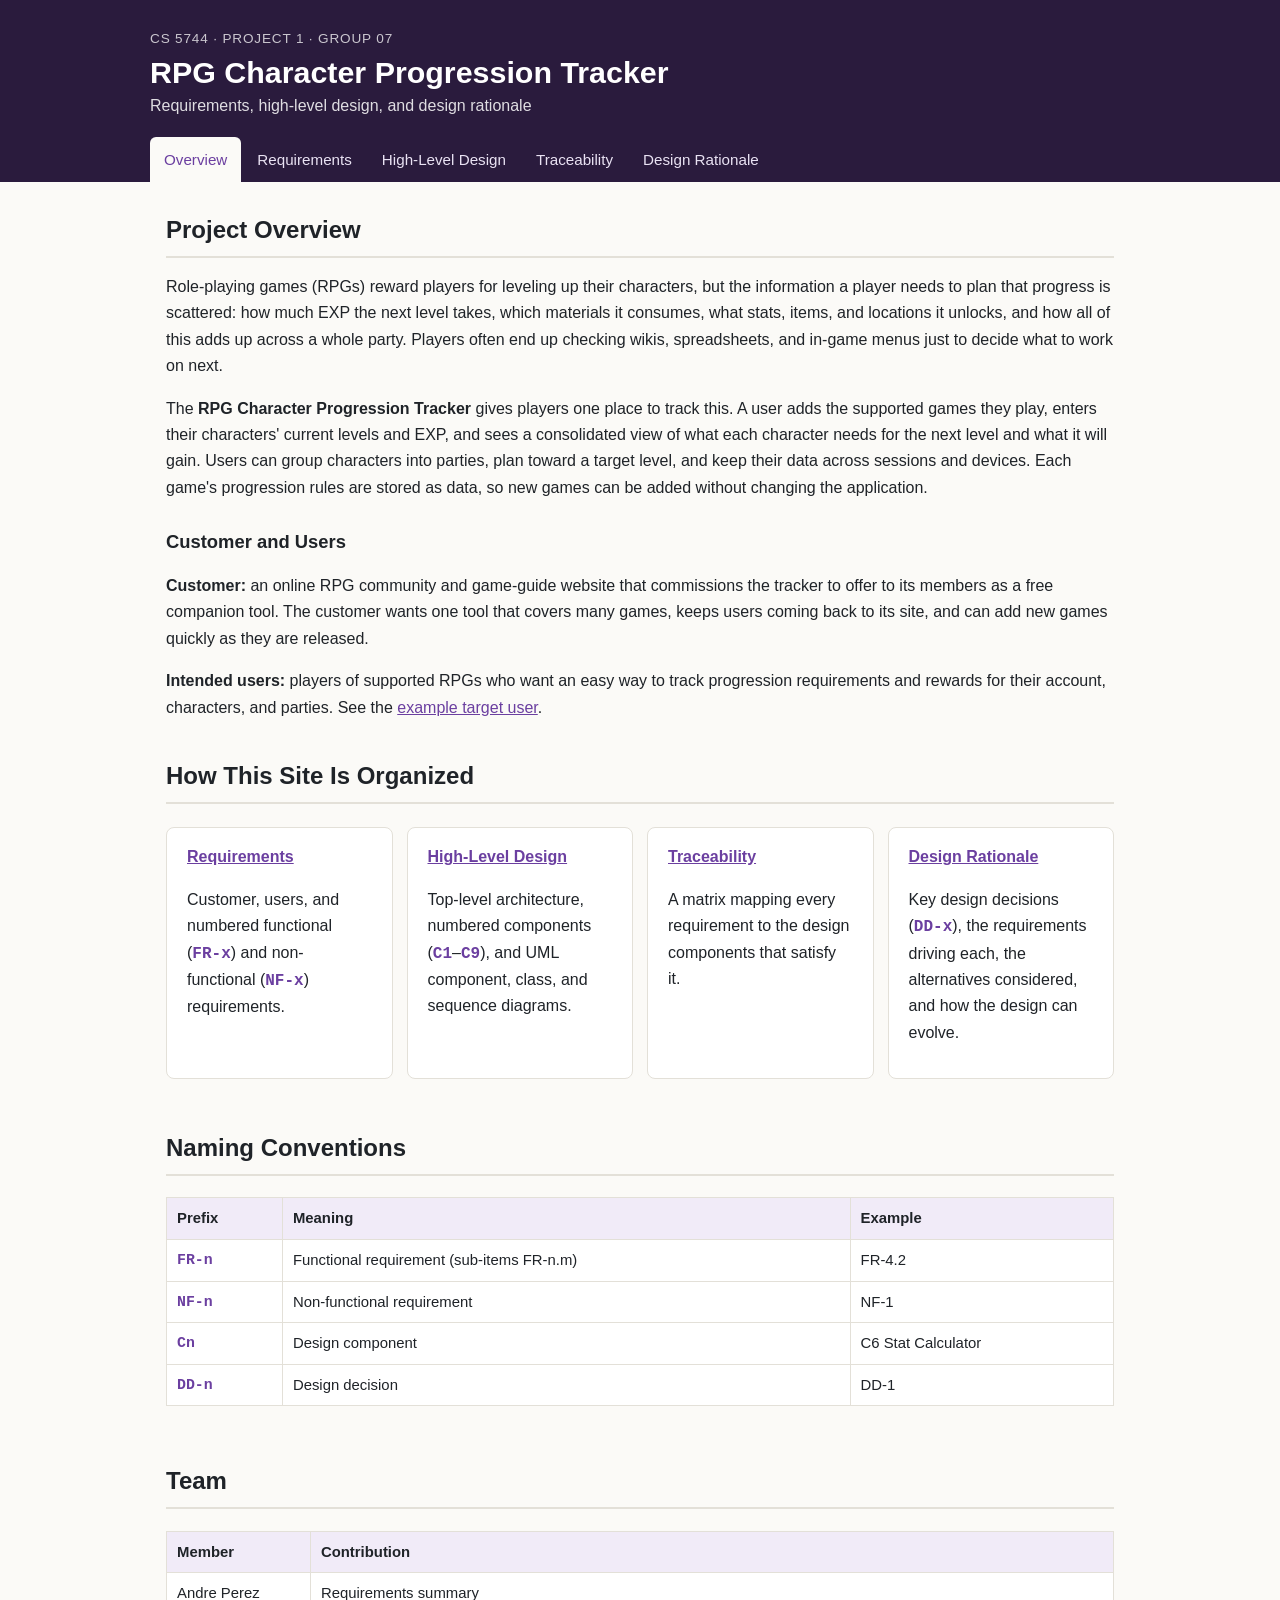
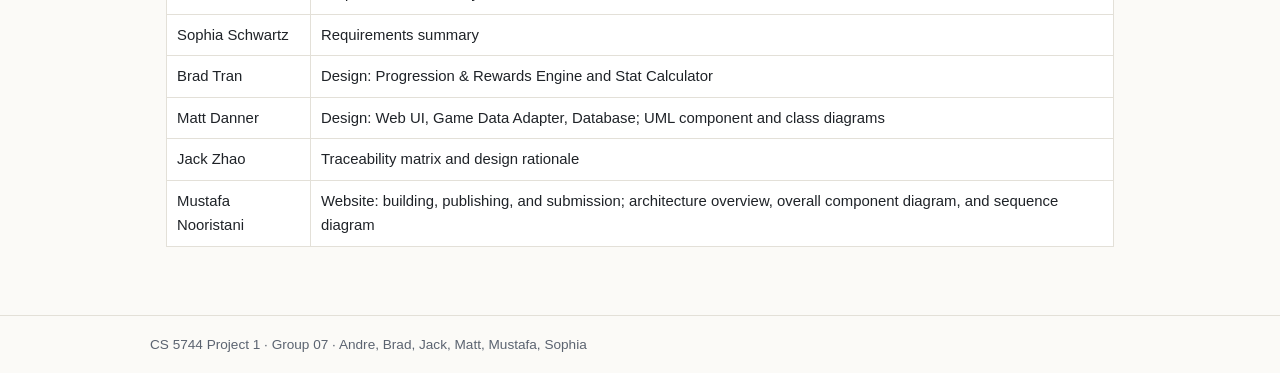
<file: index.html>
<!DOCTYPE html>
<html lang="en">
<head>
  <meta charset="utf-8">
  <meta name="viewport" content="width=device-width, initial-scale=1">
  <title>Overview | RPG Character Progression Tracker</title>
  <link rel="stylesheet" href="style.css">
</head>
<body>
  <header class="site">
    <div class="inner">
      <div class="course">CS 5744 · Project 1 · Group 07</div>
      <h1>RPG Character Progression Tracker</h1>
      <p class="tagline">Requirements, high-level design, and design rationale</p>
      <nav class="site">
      <a href="index.html" class="active">Overview</a>
      <a href="requirements.html">Requirements</a>
      <a href="design.html">High-Level Design</a>
      <a href="traceability.html">Traceability</a>
      <a href="rationale.html">Design Rationale</a>
      </nav>
    </div>
  </header>
  <main>
    <h2>Project Overview</h2>
    <p>Role-playing games (RPGs) reward players for leveling up their characters, but the information a player needs to plan that progress is scattered: how much EXP the next level takes, which materials it consumes, what stats, items, and locations it unlocks, and how all of this adds up across a whole party. Players often end up checking wikis, spreadsheets, and in-game menus just to decide what to work on next.</p>
    <p>The <strong>RPG Character Progression Tracker</strong> gives players one place to track this. A user adds the supported games they play, enters their characters' current levels and EXP, and sees a consolidated view of what each character needs for the next level and what it will gain. Users can group characters into parties, plan toward a target level, and keep their data across sessions and devices. Each game's progression rules are stored as data, so new games can be added without changing the application.</p>

    <h3>Customer and Users</h3>
    <p><strong>Customer:</strong> an online RPG community and game-guide website that commissions the tracker to offer to its members as a free companion tool. The customer wants one tool that covers many games, keeps users coming back to its site, and can add new games quickly as they are released.</p>
    <p><strong>Intended users:</strong> players of supported RPGs who want an easy way to track progression requirements and rewards for their account, characters, and parties. See the <a href="requirements.html#example">example target user</a>.</p>

    <h2>How This Site Is Organized</h2>
    <div class="grid">
      <div class="card">
        <h4><a href="requirements.html">Requirements</a></h4>
        <p>Customer, users, and numbered functional (<span class="id">FR-x</span>) and non-functional (<span class="id">NF-x</span>) requirements.</p>
      </div>
      <div class="card">
        <h4><a href="design.html">High-Level Design</a></h4>
        <p>Top-level architecture, numbered components (<span class="id">C1</span>–<span class="id">C9</span>), and UML component, class, and sequence diagrams.</p>
      </div>
      <div class="card">
        <h4><a href="traceability.html">Traceability</a></h4>
        <p>A matrix mapping every requirement to the design components that satisfy it.</p>
      </div>
      <div class="card">
        <h4><a href="rationale.html">Design Rationale</a></h4>
        <p>Key design decisions (<span class="id">DD-x</span>), the requirements driving each, the alternatives considered, and how the design can evolve.</p>
      </div>
    </div>

    <h2>Naming Conventions</h2>
    <div class="table-wrap"><table>
      <tr><th>Prefix</th><th>Meaning</th><th>Example</th></tr>
      <tr><td class="id">FR-n</td><td>Functional requirement (sub-items FR-n.m)</td><td>FR-4.2</td></tr>
      <tr><td class="id">NF-n</td><td>Non-functional requirement</td><td>NF-1</td></tr>
      <tr><td class="id">Cn</td><td>Design component</td><td>C6 Stat Calculator</td></tr>
      <tr><td class="id">DD-n</td><td>Design decision</td><td>DD-1</td></tr>
    </table></div>

    <h2>Team</h2>
    <div class="table-wrap"><table>
      <tr><th>Member</th><th>Contribution</th></tr>
      <tr><td>Andre Perez</td><td>Requirements summary</td></tr>
      <tr><td>Sophia Schwartz</td><td>Requirements summary</td></tr>
      <tr><td>Brad Tran</td><td>Design: Progression &amp; Rewards Engine and Stat Calculator</td></tr>
      <tr><td>Matt Danner</td><td>Design: Web UI, Game Data Adapter, Database; UML component and class diagrams</td></tr>
      <tr><td>Jack Zhao</td><td>Traceability matrix and design rationale</td></tr>
      <tr><td>Mustafa Nooristani</td><td>Website: building, publishing, and submission; architecture overview, overall component diagram, and sequence diagram</td></tr>
    </table></div>

  </main>
  <footer><div class="inner">CS 5744 Project 1 · Group 07 · Andre, Brad, Jack, Matt, Mustafa, Sophia</div></footer>
</body>
</html>
</file>
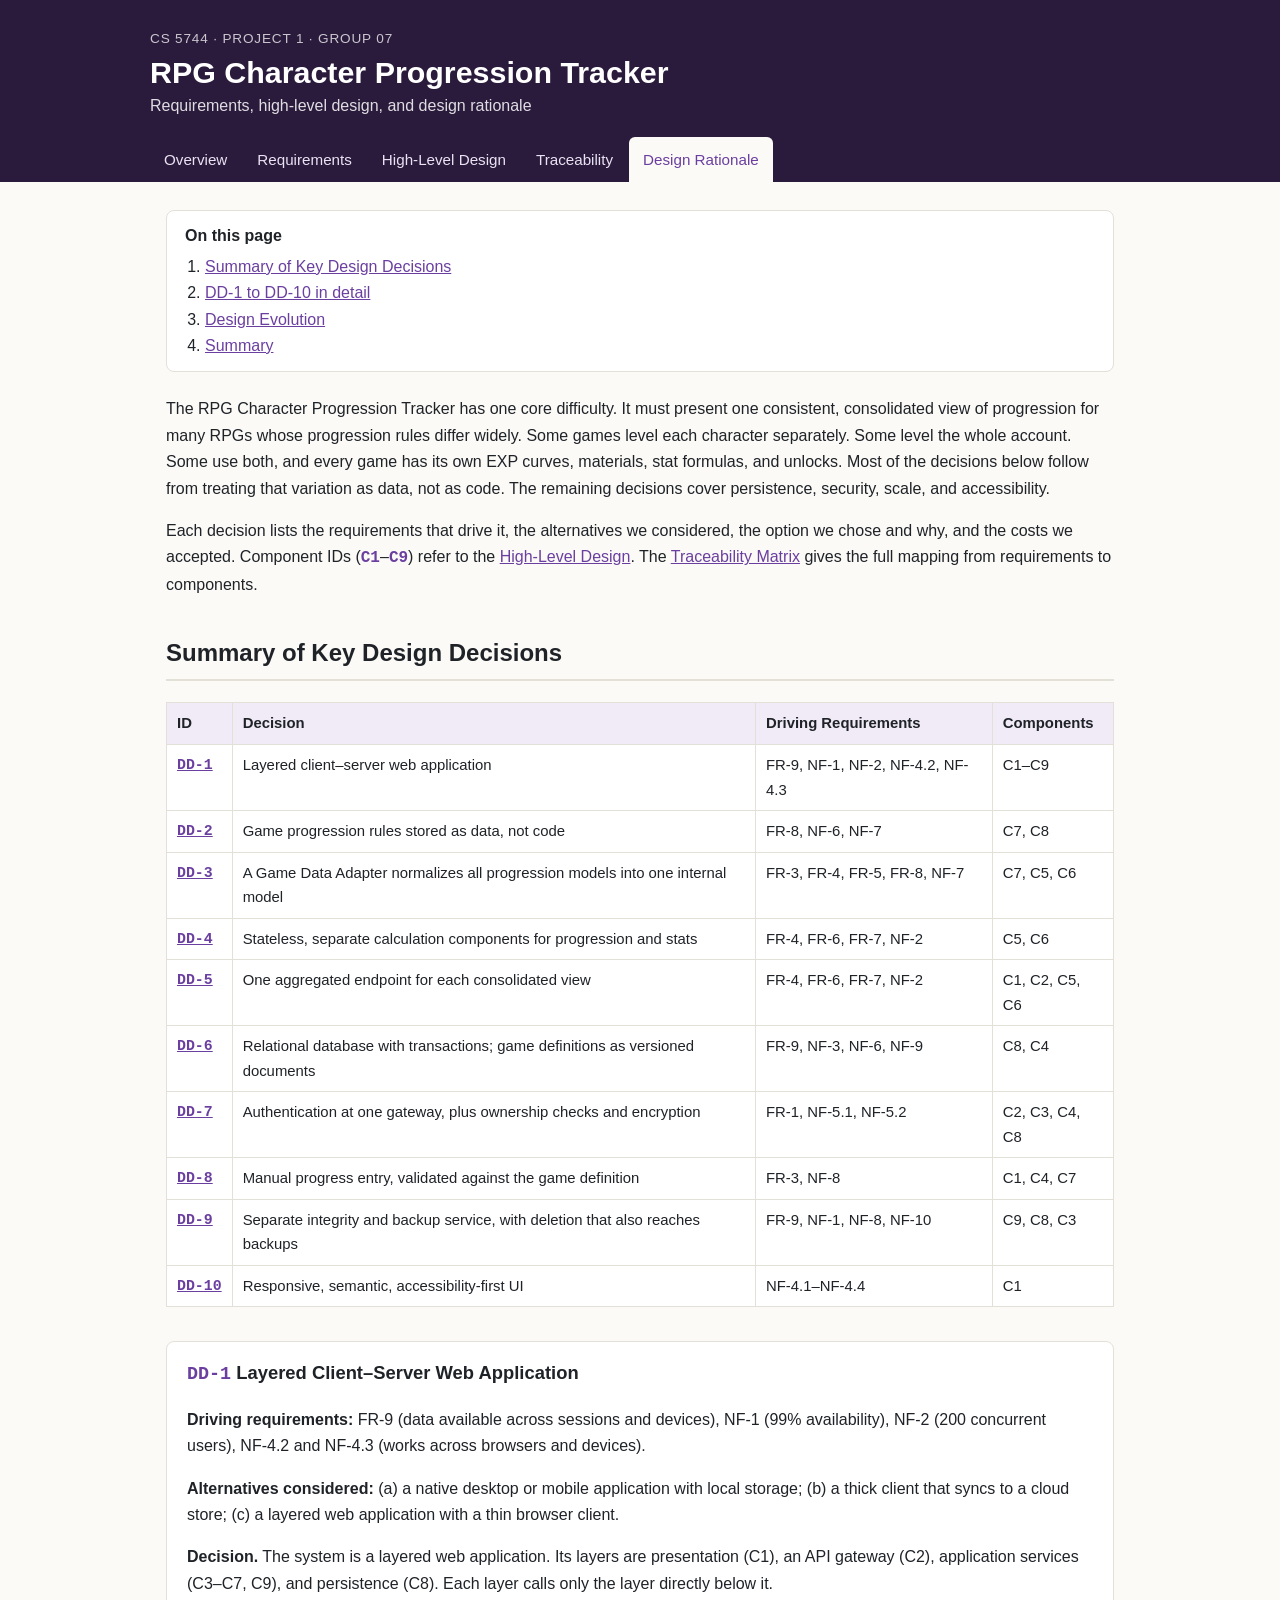
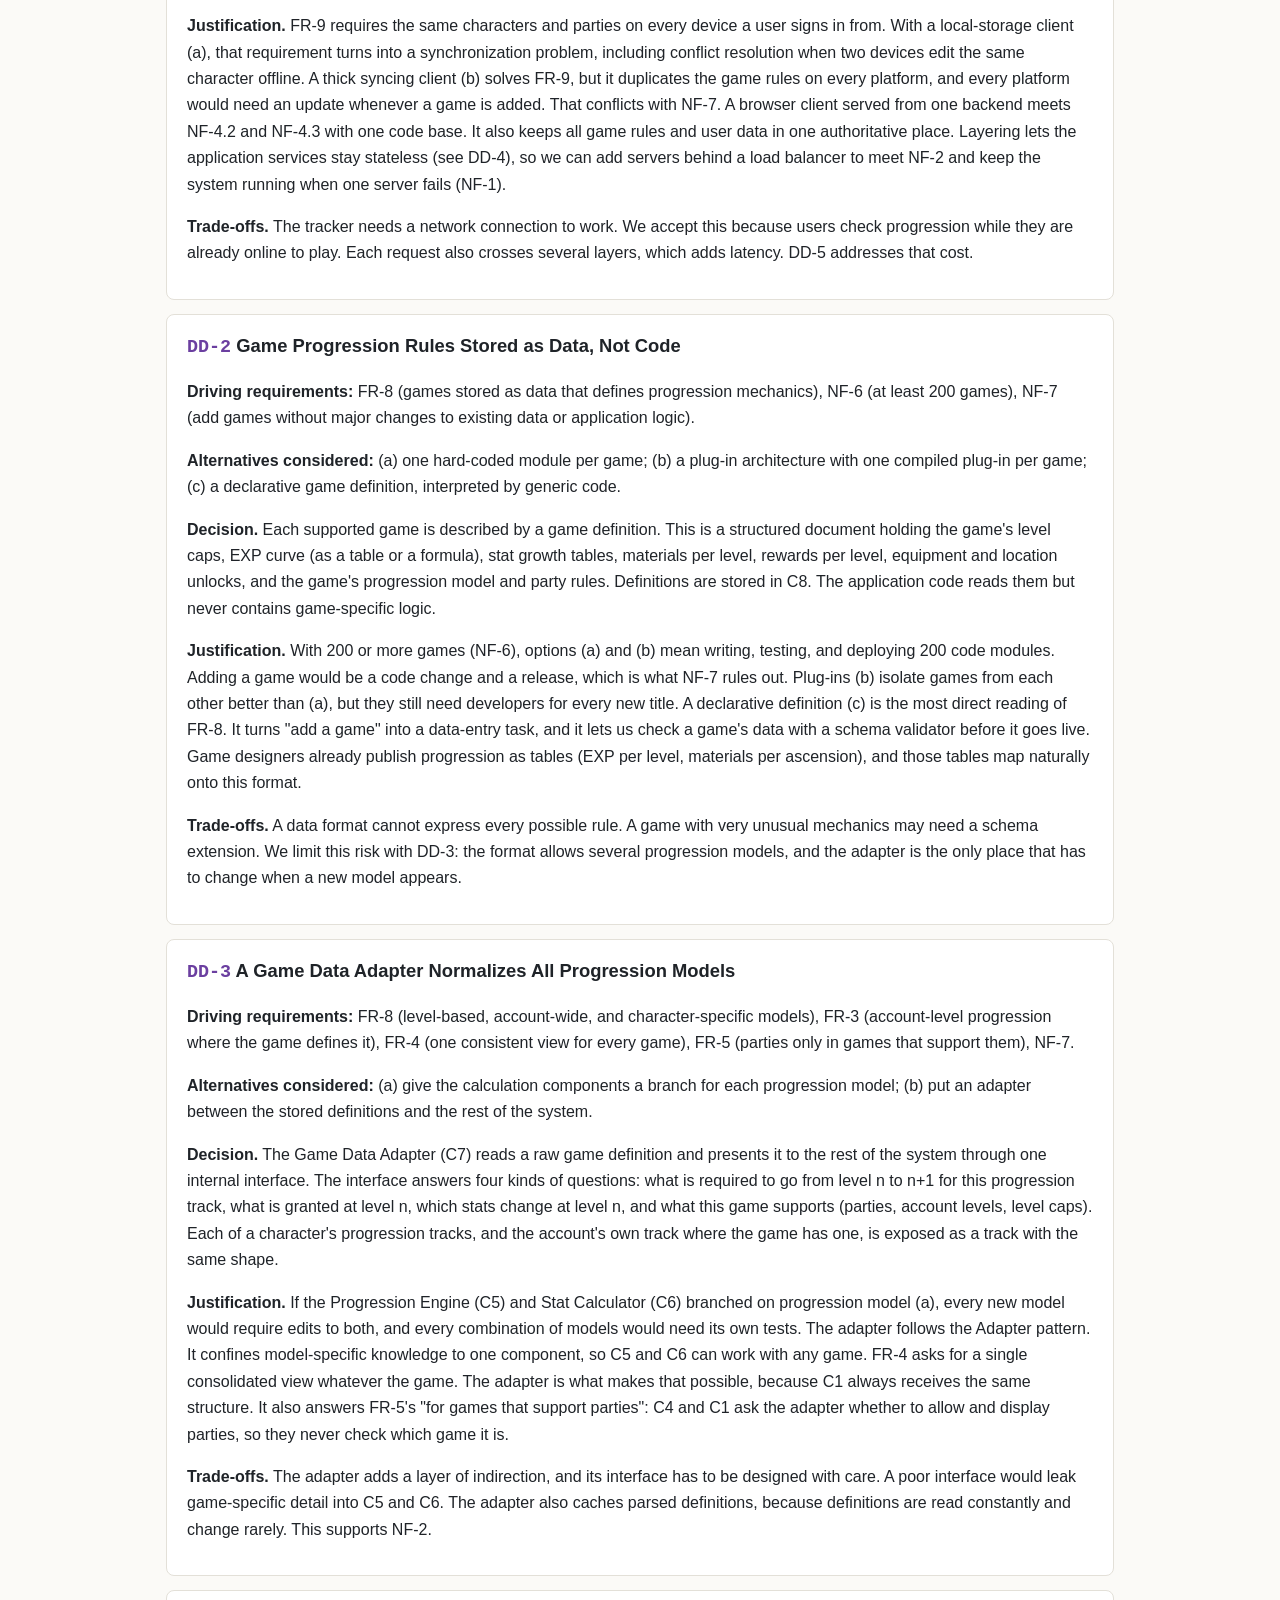
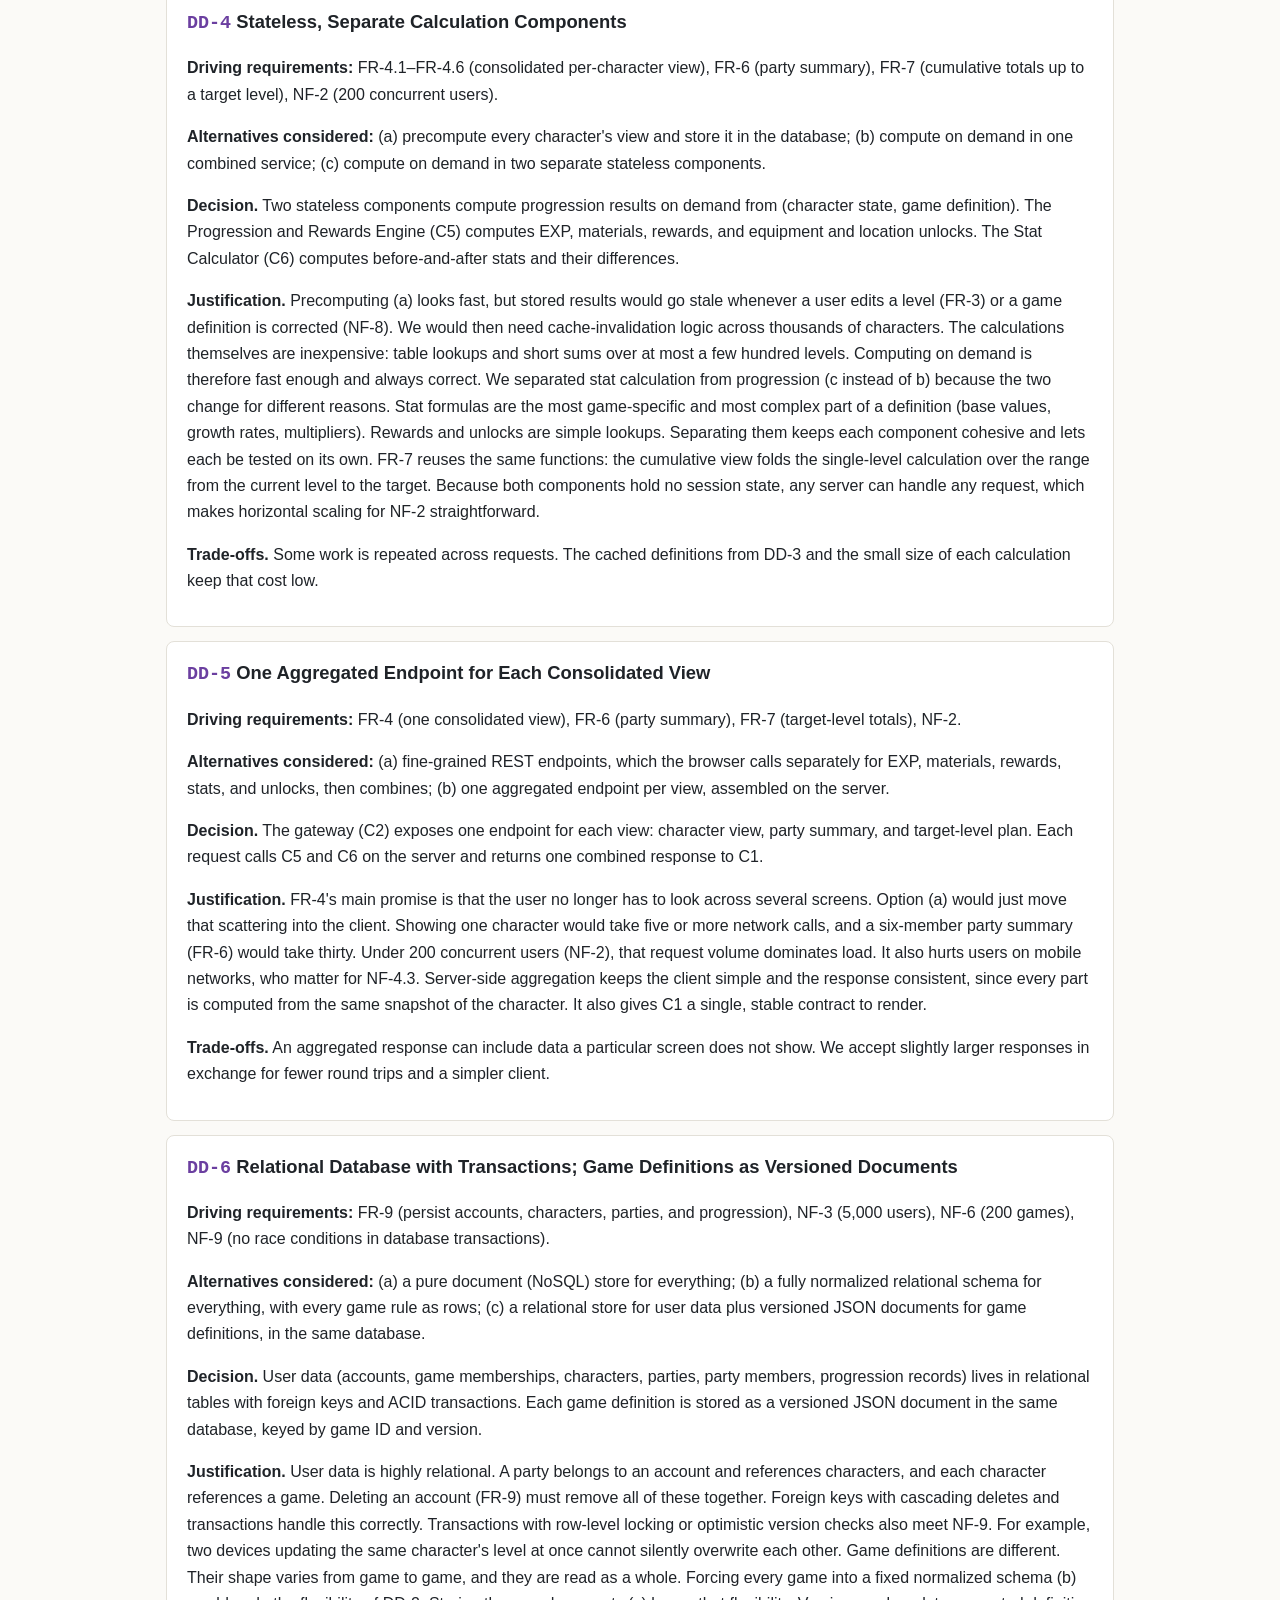
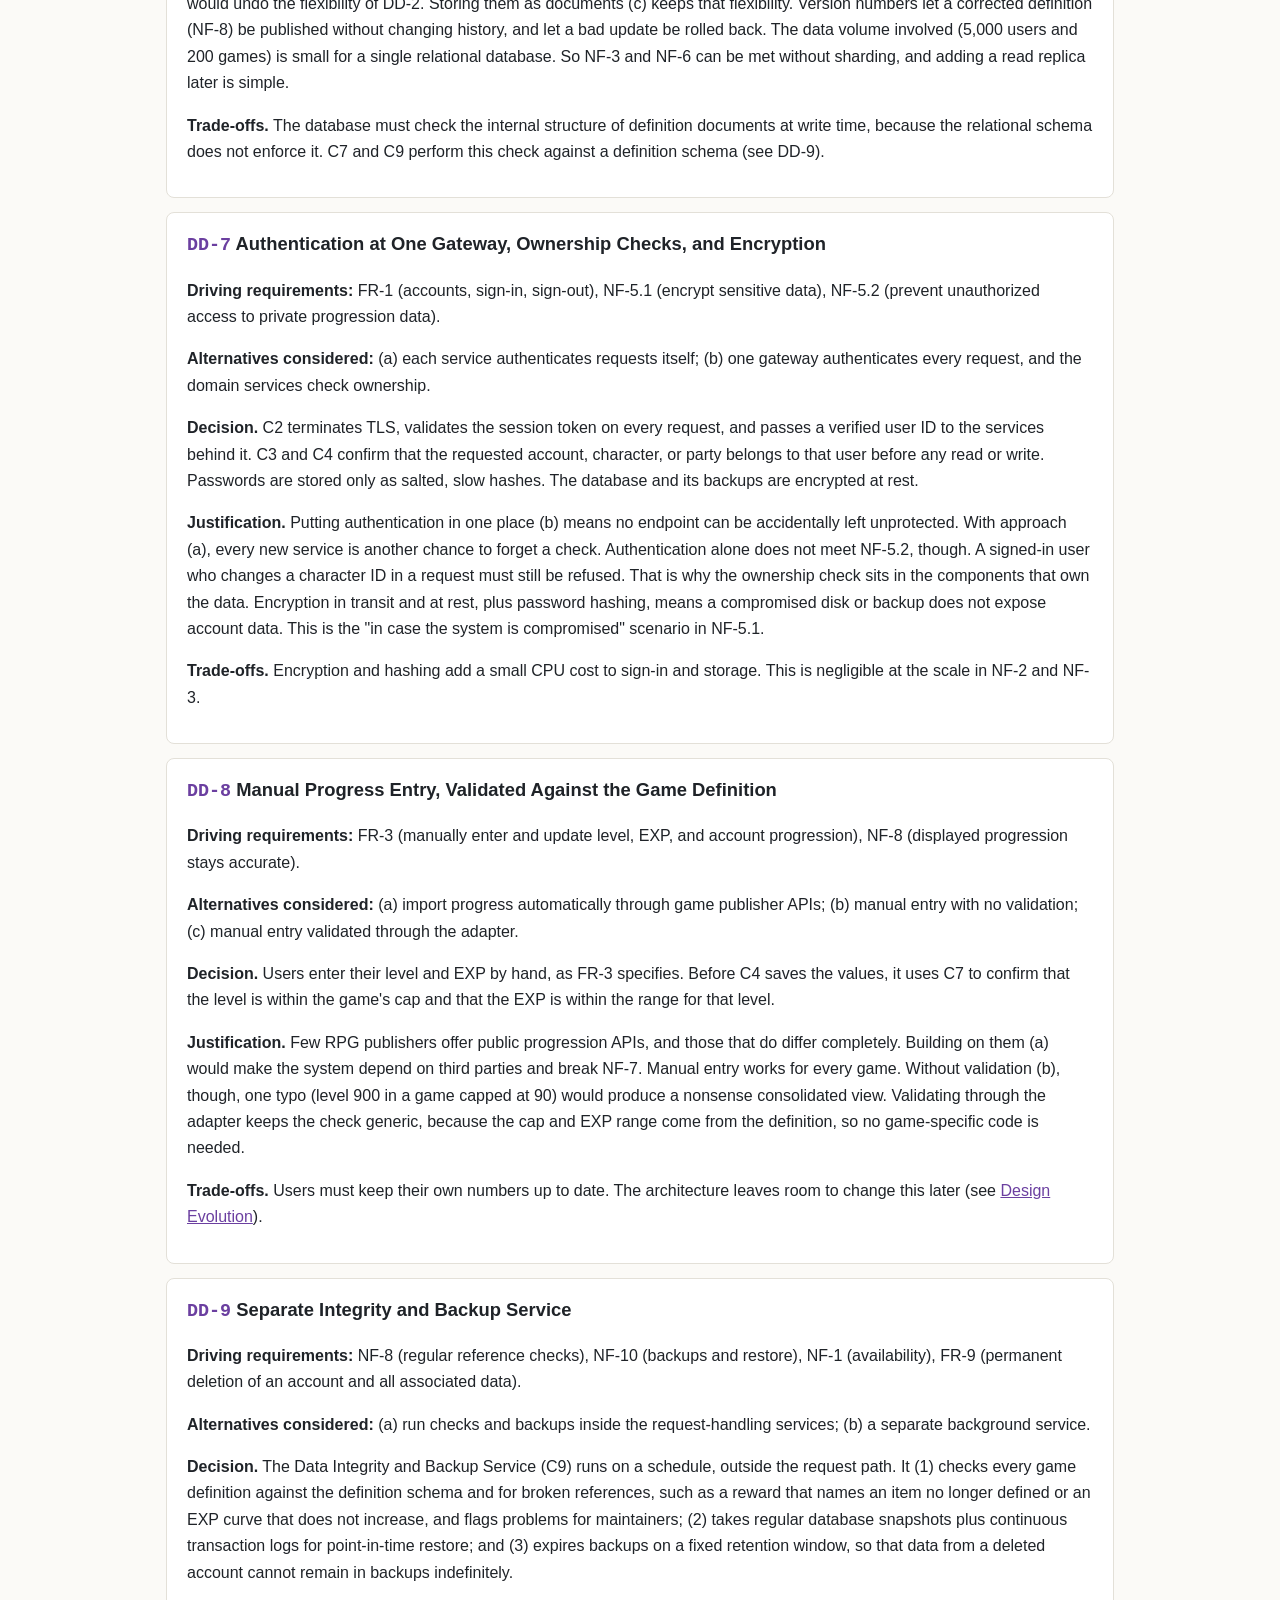
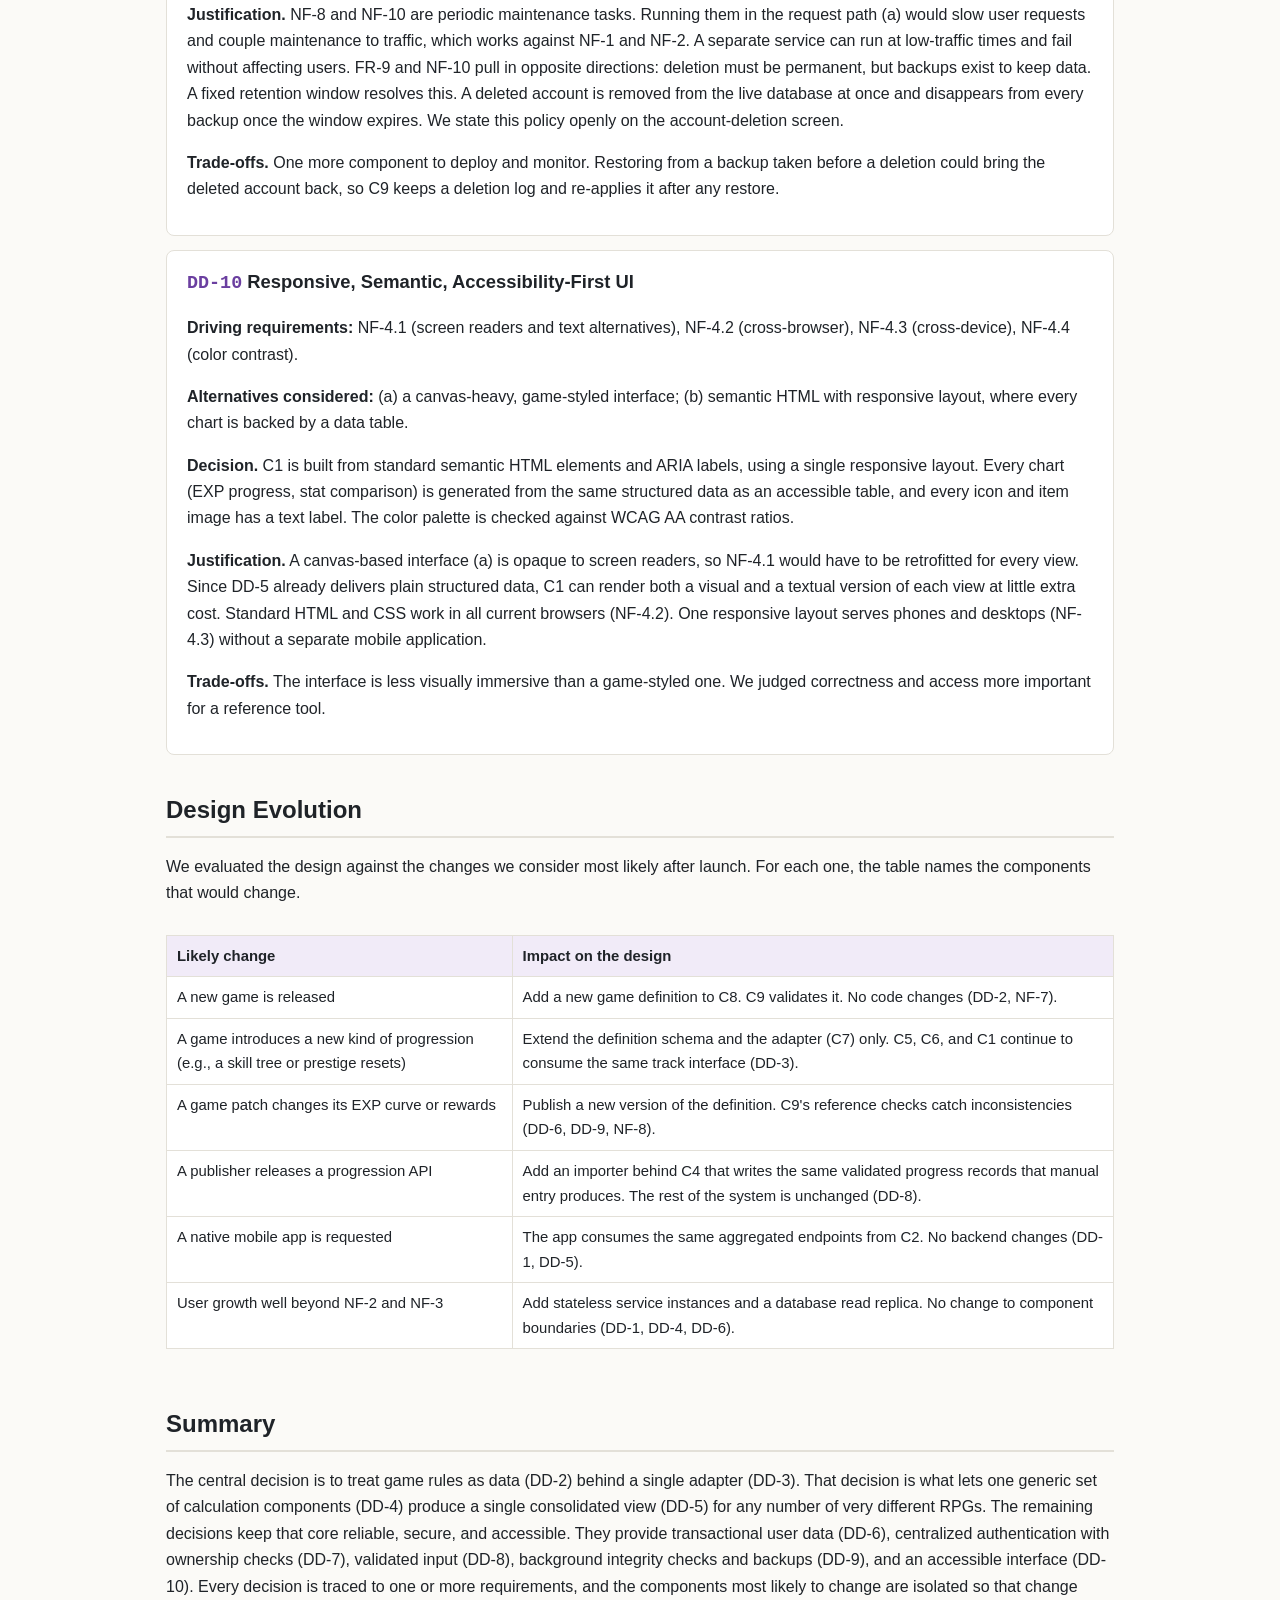
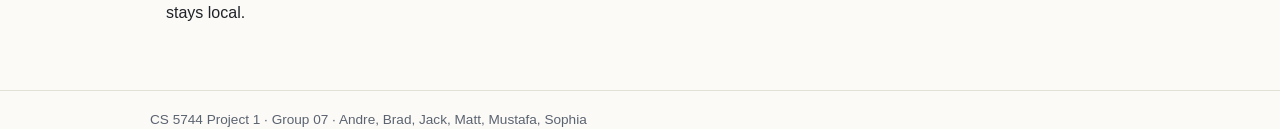
<file: rationale.html>
<!DOCTYPE html>
<html lang="en">
<head>
  <meta charset="utf-8">
  <meta name="viewport" content="width=device-width, initial-scale=1">
  <title>Design Rationale | RPG Character Progression Tracker</title>
  <link rel="stylesheet" href="style.css">
</head>
<body>
  <header class="site">
    <div class="inner">
      <div class="course">CS 5744 · Project 1 · Group 07</div>
      <h1>RPG Character Progression Tracker</h1>
      <p class="tagline">Requirements, high-level design, and design rationale</p>
      <nav class="site">
      <a href="index.html">Overview</a>
      <a href="requirements.html">Requirements</a>
      <a href="design.html">High-Level Design</a>
      <a href="traceability.html">Traceability</a>
      <a href="rationale.html" class="active">Design Rationale</a>
      </nav>
    </div>
  </header>
  <main>
    <div class="toc"><strong>On this page</strong><ol>
      <li><a href="#summary">Summary of Key Design Decisions</a></li>
      <li><a href="#dd-1">DD-1 to DD-10 in detail</a></li>
      <li><a href="#evolution">Design Evolution</a></li>
      <li><a href="#conclusion">Summary</a></li>
    </ol></div>

    <p>The RPG Character Progression Tracker has one core difficulty. It must present one consistent, consolidated view of progression for many RPGs whose progression rules differ widely. Some games level each character separately. Some level the whole account. Some use both, and every game has its own EXP curves, materials, stat formulas, and unlocks. Most of the decisions below follow from treating that variation as data, not as code. The remaining decisions cover persistence, security, scale, and accessibility.</p>
    <p>Each decision lists the requirements that drive it, the alternatives we considered, the option we chose and why, and the costs we accepted. Component IDs (<span class="id">C1</span>–<span class="id">C9</span>) refer to the <a href="design.html">High-Level Design</a>. The <a href="traceability.html">Traceability Matrix</a> gives the full mapping from requirements to components.</p>

    <h2 id="summary">Summary of Key Design Decisions</h2>
    <div class="table-wrap"><table>
      <tr><th>ID</th><th>Decision</th><th>Driving Requirements</th><th>Components</th></tr>
      <tr><td class="id"><a href="#dd-1">DD-1</a></td><td>Layered client–server web application</td><td>FR-9, NF-1, NF-2, NF-4.2, NF-4.3</td><td>C1–C9</td></tr>
      <tr><td class="id"><a href="#dd-2">DD-2</a></td><td>Game progression rules stored as data, not code</td><td>FR-8, NF-6, NF-7</td><td>C7, C8</td></tr>
      <tr><td class="id"><a href="#dd-3">DD-3</a></td><td>A Game Data Adapter normalizes all progression models into one internal model</td><td>FR-3, FR-4, FR-5, FR-8, NF-7</td><td>C7, C5, C6</td></tr>
      <tr><td class="id"><a href="#dd-4">DD-4</a></td><td>Stateless, separate calculation components for progression and stats</td><td>FR-4, FR-6, FR-7, NF-2</td><td>C5, C6</td></tr>
      <tr><td class="id"><a href="#dd-5">DD-5</a></td><td>One aggregated endpoint for each consolidated view</td><td>FR-4, FR-6, FR-7, NF-2</td><td>C1, C2, C5, C6</td></tr>
      <tr><td class="id"><a href="#dd-6">DD-6</a></td><td>Relational database with transactions; game definitions as versioned documents</td><td>FR-9, NF-3, NF-6, NF-9</td><td>C8, C4</td></tr>
      <tr><td class="id"><a href="#dd-7">DD-7</a></td><td>Authentication at one gateway, plus ownership checks and encryption</td><td>FR-1, NF-5.1, NF-5.2</td><td>C2, C3, C4, C8</td></tr>
      <tr><td class="id"><a href="#dd-8">DD-8</a></td><td>Manual progress entry, validated against the game definition</td><td>FR-3, NF-8</td><td>C1, C4, C7</td></tr>
      <tr><td class="id"><a href="#dd-9">DD-9</a></td><td>Separate integrity and backup service, with deletion that also reaches backups</td><td>FR-9, NF-1, NF-8, NF-10</td><td>C9, C8, C3</td></tr>
      <tr><td class="id"><a href="#dd-10">DD-10</a></td><td>Responsive, semantic, accessibility-first UI</td><td>NF-4.1–NF-4.4</td><td>C1</td></tr>
    </table></div>

    <div class="card" id="dd-1"><h3><span class="id">DD-1</span> Layered Client–Server Web Application</h3>
      <p><strong>Driving requirements:</strong> FR-9 (data available across sessions and devices), NF-1 (99% availability), NF-2 (200 concurrent users), NF-4.2 and NF-4.3 (works across browsers and devices).</p>
      <p><strong>Alternatives considered:</strong> (a) a native desktop or mobile application with local storage; (b) a thick client that syncs to a cloud store; (c) a layered web application with a thin browser client.</p>
      <p><strong>Decision.</strong> The system is a layered web application. Its layers are presentation (C1), an API gateway (C2), application services (C3–C7, C9), and persistence (C8). Each layer calls only the layer directly below it.</p>
      <p><strong>Justification.</strong> FR-9 requires the same characters and parties on every device a user signs in from. With a local-storage client (a), that requirement turns into a synchronization problem, including conflict resolution when two devices edit the same character offline. A thick syncing client (b) solves FR-9, but it duplicates the game rules on every platform, and every platform would need an update whenever a game is added. That conflicts with NF-7. A browser client served from one backend meets NF-4.2 and NF-4.3 with one code base. It also keeps all game rules and user data in one authoritative place. Layering lets the application services stay stateless (see DD-4), so we can add servers behind a load balancer to meet NF-2 and keep the system running when one server fails (NF-1).</p>
      <p><strong>Trade-offs.</strong> The tracker needs a network connection to work. We accept this because users check progression while they are already online to play. Each request also crosses several layers, which adds latency. DD-5 addresses that cost.</p>
    </div>

    <div class="card" id="dd-2"><h3><span class="id">DD-2</span> Game Progression Rules Stored as Data, Not Code</h3>
      <p><strong>Driving requirements:</strong> FR-8 (games stored as data that defines progression mechanics), NF-6 (at least 200 games), NF-7 (add games without major changes to existing data or application logic).</p>
      <p><strong>Alternatives considered:</strong> (a) one hard-coded module per game; (b) a plug-in architecture with one compiled plug-in per game; (c) a declarative game definition, interpreted by generic code.</p>
      <p><strong>Decision.</strong> Each supported game is described by a game definition. This is a structured document holding the game's level caps, EXP curve (as a table or a formula), stat growth tables, materials per level, rewards per level, equipment and location unlocks, and the game's progression model and party rules. Definitions are stored in C8. The application code reads them but never contains game-specific logic.</p>
      <p><strong>Justification.</strong> With 200 or more games (NF-6), options (a) and (b) mean writing, testing, and deploying 200 code modules. Adding a game would be a code change and a release, which is what NF-7 rules out. Plug-ins (b) isolate games from each other better than (a), but they still need developers for every new title. A declarative definition (c) is the most direct reading of FR-8. It turns "add a game" into a data-entry task, and it lets us check a game's data with a schema validator before it goes live. Game designers already publish progression as tables (EXP per level, materials per ascension), and those tables map naturally onto this format.</p>
      <p><strong>Trade-offs.</strong> A data format cannot express every possible rule. A game with very unusual mechanics may need a schema extension. We limit this risk with DD-3: the format allows several progression models, and the adapter is the only place that has to change when a new model appears.</p>
    </div>

    <div class="card" id="dd-3"><h3><span class="id">DD-3</span> A Game Data Adapter Normalizes All Progression Models</h3>
      <p><strong>Driving requirements:</strong> FR-8 (level-based, account-wide, and character-specific models), FR-3 (account-level progression where the game defines it), FR-4 (one consistent view for every game), FR-5 (parties only in games that support them), NF-7.</p>
      <p><strong>Alternatives considered:</strong> (a) give the calculation components a branch for each progression model; (b) put an adapter between the stored definitions and the rest of the system.</p>
      <p><strong>Decision.</strong> The Game Data Adapter (C7) reads a raw game definition and presents it to the rest of the system through one internal interface. The interface answers four kinds of questions: what is required to go from level n to n+1 for this progression track, what is granted at level n, which stats change at level n, and what this game supports (parties, account levels, level caps). Each of a character's progression tracks, and the account's own track where the game has one, is exposed as a track with the same shape.</p>
      <p><strong>Justification.</strong> If the Progression Engine (C5) and Stat Calculator (C6) branched on progression model (a), every new model would require edits to both, and every combination of models would need its own tests. The adapter follows the Adapter pattern. It confines model-specific knowledge to one component, so C5 and C6 can work with any game. FR-4 asks for a single consolidated view whatever the game. The adapter is what makes that possible, because C1 always receives the same structure. It also answers FR-5's "for games that support parties": C4 and C1 ask the adapter whether to allow and display parties, so they never check which game it is.</p>
      <p><strong>Trade-offs.</strong> The adapter adds a layer of indirection, and its interface has to be designed with care. A poor interface would leak game-specific detail into C5 and C6. The adapter also caches parsed definitions, because definitions are read constantly and change rarely. This supports NF-2.</p>
    </div>

    <div class="card" id="dd-4"><h3><span class="id">DD-4</span> Stateless, Separate Calculation Components</h3>
      <p><strong>Driving requirements:</strong> FR-4.1–FR-4.6 (consolidated per-character view), FR-6 (party summary), FR-7 (cumulative totals up to a target level), NF-2 (200 concurrent users).</p>
      <p><strong>Alternatives considered:</strong> (a) precompute every character's view and store it in the database; (b) compute on demand in one combined service; (c) compute on demand in two separate stateless components.</p>
      <p><strong>Decision.</strong> Two stateless components compute progression results on demand from (character state, game definition). The Progression and Rewards Engine (C5) computes EXP, materials, rewards, and equipment and location unlocks. The Stat Calculator (C6) computes before-and-after stats and their differences.</p>
      <p><strong>Justification.</strong> Precomputing (a) looks fast, but stored results would go stale whenever a user edits a level (FR-3) or a game definition is corrected (NF-8). We would then need cache-invalidation logic across thousands of characters. The calculations themselves are inexpensive: table lookups and short sums over at most a few hundred levels. Computing on demand is therefore fast enough and always correct. We separated stat calculation from progression (c instead of b) because the two change for different reasons. Stat formulas are the most game-specific and most complex part of a definition (base values, growth rates, multipliers). Rewards and unlocks are simple lookups. Separating them keeps each component cohesive and lets each be tested on its own. FR-7 reuses the same functions: the cumulative view folds the single-level calculation over the range from the current level to the target. Because both components hold no session state, any server can handle any request, which makes horizontal scaling for NF-2 straightforward.</p>
      <p><strong>Trade-offs.</strong> Some work is repeated across requests. The cached definitions from DD-3 and the small size of each calculation keep that cost low.</p>
    </div>

    <div class="card" id="dd-5"><h3><span class="id">DD-5</span> One Aggregated Endpoint for Each Consolidated View</h3>
      <p><strong>Driving requirements:</strong> FR-4 (one consolidated view), FR-6 (party summary), FR-7 (target-level totals), NF-2.</p>
      <p><strong>Alternatives considered:</strong> (a) fine-grained REST endpoints, which the browser calls separately for EXP, materials, rewards, stats, and unlocks, then combines; (b) one aggregated endpoint per view, assembled on the server.</p>
      <p><strong>Decision.</strong> The gateway (C2) exposes one endpoint for each view: character view, party summary, and target-level plan. Each request calls C5 and C6 on the server and returns one combined response to C1.</p>
      <p><strong>Justification.</strong> FR-4's main promise is that the user no longer has to look across several screens. Option (a) would just move that scattering into the client. Showing one character would take five or more network calls, and a six-member party summary (FR-6) would take thirty. Under 200 concurrent users (NF-2), that request volume dominates load. It also hurts users on mobile networks, who matter for NF-4.3. Server-side aggregation keeps the client simple and the response consistent, since every part is computed from the same snapshot of the character. It also gives C1 a single, stable contract to render.</p>
      <p><strong>Trade-offs.</strong> An aggregated response can include data a particular screen does not show. We accept slightly larger responses in exchange for fewer round trips and a simpler client.</p>
    </div>

    <div class="card" id="dd-6"><h3><span class="id">DD-6</span> Relational Database with Transactions; Game Definitions as Versioned Documents</h3>
      <p><strong>Driving requirements:</strong> FR-9 (persist accounts, characters, parties, and progression), NF-3 (5,000 users), NF-6 (200 games), NF-9 (no race conditions in database transactions).</p>
      <p><strong>Alternatives considered:</strong> (a) a pure document (NoSQL) store for everything; (b) a fully normalized relational schema for everything, with every game rule as rows; (c) a relational store for user data plus versioned JSON documents for game definitions, in the same database.</p>
      <p><strong>Decision.</strong> User data (accounts, game memberships, characters, parties, party members, progression records) lives in relational tables with foreign keys and ACID transactions. Each game definition is stored as a versioned JSON document in the same database, keyed by game ID and version.</p>
      <p><strong>Justification.</strong> User data is highly relational. A party belongs to an account and references characters, and each character references a game. Deleting an account (FR-9) must remove all of these together. Foreign keys with cascading deletes and transactions handle this correctly. Transactions with row-level locking or optimistic version checks also meet NF-9. For example, two devices updating the same character's level at once cannot silently overwrite each other. Game definitions are different. Their shape varies from game to game, and they are read as a whole. Forcing every game into a fixed normalized schema (b) would undo the flexibility of DD-2. Storing them as documents (c) keeps that flexibility. Version numbers let a corrected definition (NF-8) be published without changing history, and let a bad update be rolled back. The data volume involved (5,000 users and 200 games) is small for a single relational database. So NF-3 and NF-6 can be met without sharding, and adding a read replica later is simple.</p>
      <p><strong>Trade-offs.</strong> The database must check the internal structure of definition documents at write time, because the relational schema does not enforce it. C7 and C9 perform this check against a definition schema (see DD-9).</p>
    </div>

    <div class="card" id="dd-7"><h3><span class="id">DD-7</span> Authentication at One Gateway, Ownership Checks, and Encryption</h3>
      <p><strong>Driving requirements:</strong> FR-1 (accounts, sign-in, sign-out), NF-5.1 (encrypt sensitive data), NF-5.2 (prevent unauthorized access to private progression data).</p>
      <p><strong>Alternatives considered:</strong> (a) each service authenticates requests itself; (b) one gateway authenticates every request, and the domain services check ownership.</p>
      <p><strong>Decision.</strong> C2 terminates TLS, validates the session token on every request, and passes a verified user ID to the services behind it. C3 and C4 confirm that the requested account, character, or party belongs to that user before any read or write. Passwords are stored only as salted, slow hashes. The database and its backups are encrypted at rest.</p>
      <p><strong>Justification.</strong> Putting authentication in one place (b) means no endpoint can be accidentally left unprotected. With approach (a), every new service is another chance to forget a check. Authentication alone does not meet NF-5.2, though. A signed-in user who changes a character ID in a request must still be refused. That is why the ownership check sits in the components that own the data. Encryption in transit and at rest, plus password hashing, means a compromised disk or backup does not expose account data. This is the "in case the system is compromised" scenario in NF-5.1.</p>
      <p><strong>Trade-offs.</strong> Encryption and hashing add a small CPU cost to sign-in and storage. This is negligible at the scale in NF-2 and NF-3.</p>
    </div>

    <div class="card" id="dd-8"><h3><span class="id">DD-8</span> Manual Progress Entry, Validated Against the Game Definition</h3>
      <p><strong>Driving requirements:</strong> FR-3 (manually enter and update level, EXP, and account progression), NF-8 (displayed progression stays accurate).</p>
      <p><strong>Alternatives considered:</strong> (a) import progress automatically through game publisher APIs; (b) manual entry with no validation; (c) manual entry validated through the adapter.</p>
      <p><strong>Decision.</strong> Users enter their level and EXP by hand, as FR-3 specifies. Before C4 saves the values, it uses C7 to confirm that the level is within the game's cap and that the EXP is within the range for that level.</p>
      <p><strong>Justification.</strong> Few RPG publishers offer public progression APIs, and those that do differ completely. Building on them (a) would make the system depend on third parties and break NF-7. Manual entry works for every game. Without validation (b), though, one typo (level 900 in a game capped at 90) would produce a nonsense consolidated view. Validating through the adapter keeps the check generic, because the cap and EXP range come from the definition, so no game-specific code is needed.</p>
      <p><strong>Trade-offs.</strong> Users must keep their own numbers up to date. The architecture leaves room to change this later (see <a href="#evolution">Design Evolution</a>).</p>
    </div>

    <div class="card" id="dd-9"><h3><span class="id">DD-9</span> Separate Integrity and Backup Service</h3>
      <p><strong>Driving requirements:</strong> NF-8 (regular reference checks), NF-10 (backups and restore), NF-1 (availability), FR-9 (permanent deletion of an account and all associated data).</p>
      <p><strong>Alternatives considered:</strong> (a) run checks and backups inside the request-handling services; (b) a separate background service.</p>
      <p><strong>Decision.</strong> The Data Integrity and Backup Service (C9) runs on a schedule, outside the request path. It (1) checks every game definition against the definition schema and for broken references, such as a reward that names an item no longer defined or an EXP curve that does not increase, and flags problems for maintainers; (2) takes regular database snapshots plus continuous transaction logs for point-in-time restore; and (3) expires backups on a fixed retention window, so that data from a deleted account cannot remain in backups indefinitely.</p>
      <p><strong>Justification.</strong> NF-8 and NF-10 are periodic maintenance tasks. Running them in the request path (a) would slow user requests and couple maintenance to traffic, which works against NF-1 and NF-2. A separate service can run at low-traffic times and fail without affecting users. FR-9 and NF-10 pull in opposite directions: deletion must be permanent, but backups exist to keep data. A fixed retention window resolves this. A deleted account is removed from the live database at once and disappears from every backup once the window expires. We state this policy openly on the account-deletion screen.</p>
      <p><strong>Trade-offs.</strong> One more component to deploy and monitor. Restoring from a backup taken before a deletion could bring the deleted account back, so C9 keeps a deletion log and re-applies it after any restore.</p>
    </div>

    <div class="card" id="dd-10"><h3><span class="id">DD-10</span> Responsive, Semantic, Accessibility-First UI</h3>
      <p><strong>Driving requirements:</strong> NF-4.1 (screen readers and text alternatives), NF-4.2 (cross-browser), NF-4.3 (cross-device), NF-4.4 (color contrast).</p>
      <p><strong>Alternatives considered:</strong> (a) a canvas-heavy, game-styled interface; (b) semantic HTML with responsive layout, where every chart is backed by a data table.</p>
      <p><strong>Decision.</strong> C1 is built from standard semantic HTML elements and ARIA labels, using a single responsive layout. Every chart (EXP progress, stat comparison) is generated from the same structured data as an accessible table, and every icon and item image has a text label. The color palette is checked against WCAG AA contrast ratios.</p>
      <p><strong>Justification.</strong> A canvas-based interface (a) is opaque to screen readers, so NF-4.1 would have to be retrofitted for every view. Since DD-5 already delivers plain structured data, C1 can render both a visual and a textual version of each view at little extra cost. Standard HTML and CSS work in all current browsers (NF-4.2). One responsive layout serves phones and desktops (NF-4.3) without a separate mobile application.</p>
      <p><strong>Trade-offs.</strong> The interface is less visually immersive than a game-styled one. We judged correctness and access more important for a reference tool.</p>
    </div>

    <h2 id="evolution">Design Evolution</h2>
    <p>We evaluated the design against the changes we consider most likely after launch. For each one, the table names the components that would change.</p>
    <div class="table-wrap"><table>
      <tr><th>Likely change</th><th>Impact on the design</th></tr>
      <tr><td>A new game is released</td><td>Add a new game definition to C8. C9 validates it. No code changes (DD-2, NF-7).</td></tr>
      <tr><td>A game introduces a new kind of progression (e.g., a skill tree or prestige resets)</td><td>Extend the definition schema and the adapter (C7) only. C5, C6, and C1 continue to consume the same track interface (DD-3).</td></tr>
      <tr><td>A game patch changes its EXP curve or rewards</td><td>Publish a new version of the definition. C9's reference checks catch inconsistencies (DD-6, DD-9, NF-8).</td></tr>
      <tr><td>A publisher releases a progression API</td><td>Add an importer behind C4 that writes the same validated progress records that manual entry produces. The rest of the system is unchanged (DD-8).</td></tr>
      <tr><td>A native mobile app is requested</td><td>The app consumes the same aggregated endpoints from C2. No backend changes (DD-1, DD-5).</td></tr>
      <tr><td>User growth well beyond NF-2 and NF-3</td><td>Add stateless service instances and a database read replica. No change to component boundaries (DD-1, DD-4, DD-6).</td></tr>
    </table></div>

    <h2 id="conclusion">Summary</h2>
    <p>The central decision is to treat game rules as data (DD-2) behind a single adapter (DD-3). That decision is what lets one generic set of calculation components (DD-4) produce a single consolidated view (DD-5) for any number of very different RPGs. The remaining decisions keep that core reliable, secure, and accessible. They provide transactional user data (DD-6), centralized authentication with ownership checks (DD-7), validated input (DD-8), background integrity checks and backups (DD-9), and an accessible interface (DD-10). Every decision is traced to one or more requirements, and the components most likely to change are isolated so that change stays local.</p>

  </main>
  <footer><div class="inner">CS 5744 Project 1 · Group 07 · Andre, Brad, Jack, Matt, Mustafa, Sophia</div></footer>
</body>
</html>
</file>
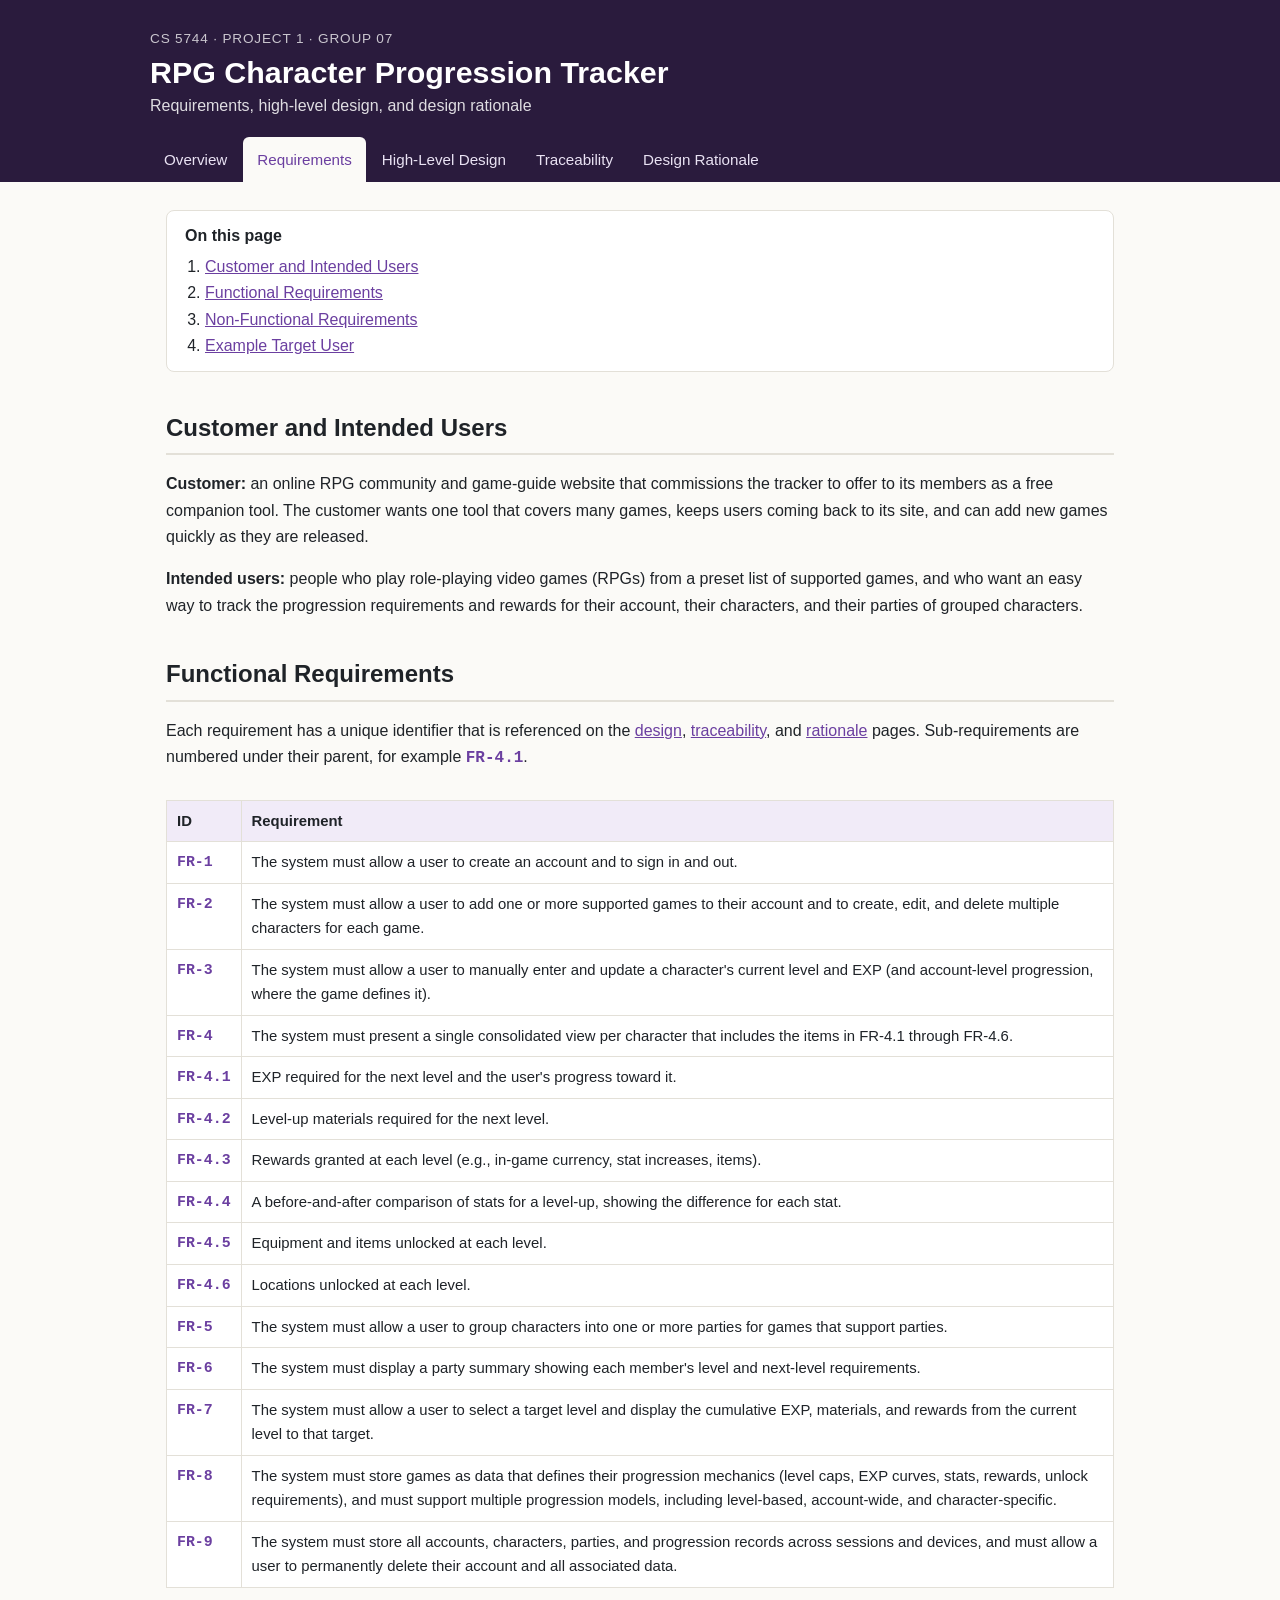
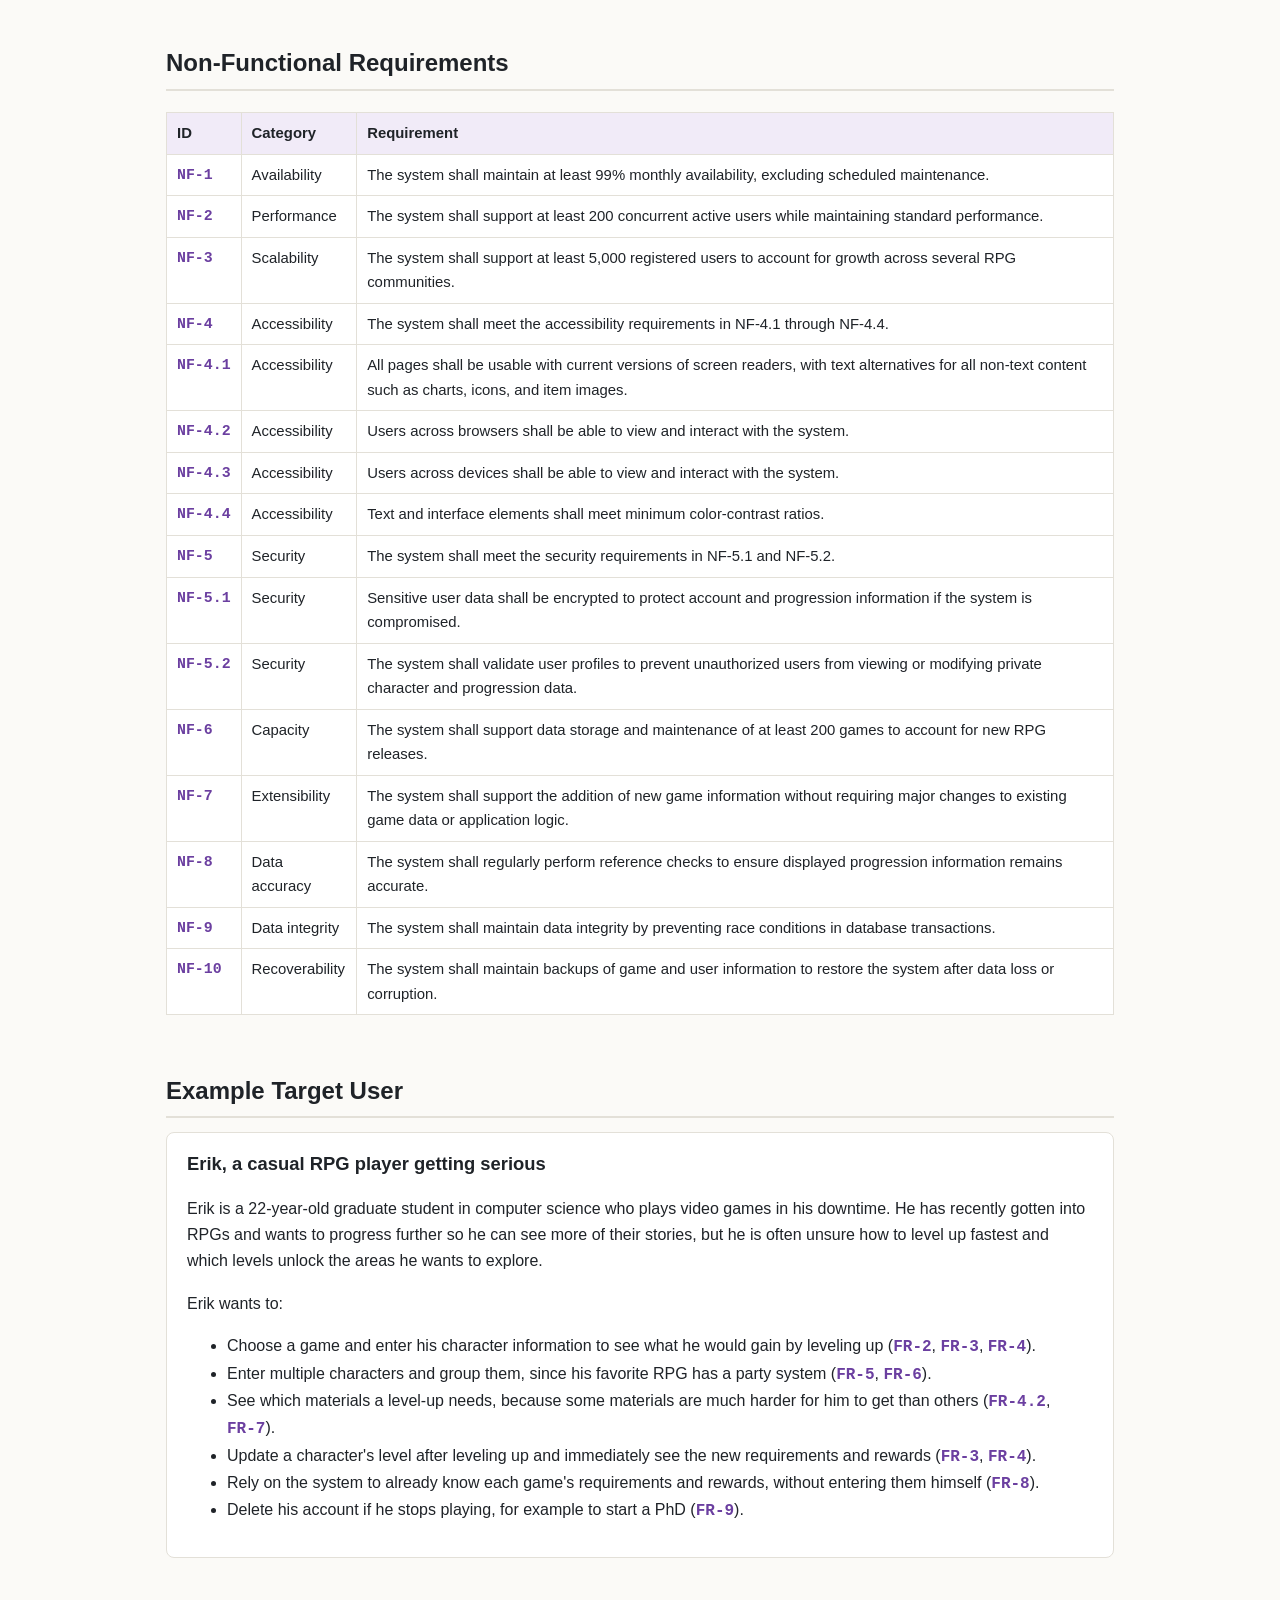
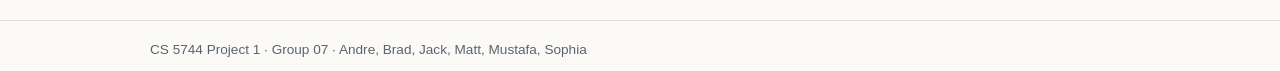
<file: requirements.html>
<!DOCTYPE html>
<html lang="en">
<head>
  <meta charset="utf-8">
  <meta name="viewport" content="width=device-width, initial-scale=1">
  <title>Requirements | RPG Character Progression Tracker</title>
  <link rel="stylesheet" href="style.css">
</head>
<body>
  <header class="site">
    <div class="inner">
      <div class="course">CS 5744 · Project 1 · Group 07</div>
      <h1>RPG Character Progression Tracker</h1>
      <p class="tagline">Requirements, high-level design, and design rationale</p>
      <nav class="site">
      <a href="index.html">Overview</a>
      <a href="requirements.html" class="active">Requirements</a>
      <a href="design.html">High-Level Design</a>
      <a href="traceability.html">Traceability</a>
      <a href="rationale.html">Design Rationale</a>
      </nav>
    </div>
  </header>
  <main>
    <div class="toc"><strong>On this page</strong><ol>
      <li><a href="#customer">Customer and Intended Users</a></li>
      <li><a href="#fr">Functional Requirements</a></li>
      <li><a href="#nfr">Non-Functional Requirements</a></li>
      <li><a href="#example">Example Target User</a></li>
    </ol></div>

    <h2 id="customer">Customer and Intended Users</h2>
    <p><strong>Customer:</strong> an online RPG community and game-guide website that commissions the tracker to offer to its members as a free companion tool. The customer wants one tool that covers many games, keeps users coming back to its site, and can add new games quickly as they are released.</p>
    <p><strong>Intended users:</strong> people who play role-playing video games (RPGs) from a preset list of supported games, and who want an easy way to track the progression requirements and rewards for their account, their characters, and their parties of grouped characters.</p>

    <h2 id="fr">Functional Requirements</h2>
    <p>Each requirement has a unique identifier that is referenced on the <a href="design.html">design</a>, <a href="traceability.html">traceability</a>, and <a href="rationale.html">rationale</a> pages. Sub-requirements are numbered under their parent, for example <span class="id">FR-4.1</span>.</p>
    <div class="table-wrap"><table>
      <tr><th>ID</th><th>Requirement</th></tr>
      <tr><td class="id">FR-1</td><td>The system must allow a user to create an account and to sign in and out.</td></tr>
      <tr><td class="id">FR-2</td><td>The system must allow a user to add one or more supported games to their account and to create, edit, and delete multiple characters for each game.</td></tr>
      <tr><td class="id">FR-3</td><td>The system must allow a user to manually enter and update a character's current level and EXP (and account-level progression, where the game defines it).</td></tr>
      <tr><td class="id">FR-4</td><td>The system must present a single consolidated view per character that includes the items in FR-4.1 through FR-4.6.</td></tr>
      <tr><td class="id">FR-4.1</td><td>EXP required for the next level and the user's progress toward it.</td></tr>
      <tr><td class="id">FR-4.2</td><td>Level-up materials required for the next level.</td></tr>
      <tr><td class="id">FR-4.3</td><td>Rewards granted at each level (e.g., in-game currency, stat increases, items).</td></tr>
      <tr><td class="id">FR-4.4</td><td>A before-and-after comparison of stats for a level-up, showing the difference for each stat.</td></tr>
      <tr><td class="id">FR-4.5</td><td>Equipment and items unlocked at each level.</td></tr>
      <tr><td class="id">FR-4.6</td><td>Locations unlocked at each level.</td></tr>
      <tr><td class="id">FR-5</td><td>The system must allow a user to group characters into one or more parties for games that support parties.</td></tr>
      <tr><td class="id">FR-6</td><td>The system must display a party summary showing each member's level and next-level requirements.</td></tr>
      <tr><td class="id">FR-7</td><td>The system must allow a user to select a target level and display the cumulative EXP, materials, and rewards from the current level to that target.</td></tr>
      <tr><td class="id">FR-8</td><td>The system must store games as data that defines their progression mechanics (level caps, EXP curves, stats, rewards, unlock requirements), and must support multiple progression models, including level-based, account-wide, and character-specific.</td></tr>
      <tr><td class="id">FR-9</td><td>The system must store all accounts, characters, parties, and progression records across sessions and devices, and must allow a user to permanently delete their account and all associated data.</td></tr>
    </table></div>

    <h2 id="nfr">Non-Functional Requirements</h2>
    <div class="table-wrap"><table>
      <tr><th>ID</th><th>Category</th><th>Requirement</th></tr>
      <tr><td class="id">NF-1</td><td>Availability</td><td>The system shall maintain at least 99% monthly availability, excluding scheduled maintenance.</td></tr>
      <tr><td class="id">NF-2</td><td>Performance</td><td>The system shall support at least 200 concurrent active users while maintaining standard performance.</td></tr>
      <tr><td class="id">NF-3</td><td>Scalability</td><td>The system shall support at least 5,000 registered users to account for growth across several RPG communities.</td></tr>
      <tr><td class="id">NF-4</td><td>Accessibility</td><td>The system shall meet the accessibility requirements in NF-4.1 through NF-4.4.</td></tr>
      <tr><td class="id">NF-4.1</td><td>Accessibility</td><td>All pages shall be usable with current versions of screen readers, with text alternatives for all non-text content such as charts, icons, and item images.</td></tr>
      <tr><td class="id">NF-4.2</td><td>Accessibility</td><td>Users across browsers shall be able to view and interact with the system.</td></tr>
      <tr><td class="id">NF-4.3</td><td>Accessibility</td><td>Users across devices shall be able to view and interact with the system.</td></tr>
      <tr><td class="id">NF-4.4</td><td>Accessibility</td><td>Text and interface elements shall meet minimum color-contrast ratios.</td></tr>
      <tr><td class="id">NF-5</td><td>Security</td><td>The system shall meet the security requirements in NF-5.1 and NF-5.2.</td></tr>
      <tr><td class="id">NF-5.1</td><td>Security</td><td>Sensitive user data shall be encrypted to protect account and progression information if the system is compromised.</td></tr>
      <tr><td class="id">NF-5.2</td><td>Security</td><td>The system shall validate user profiles to prevent unauthorized users from viewing or modifying private character and progression data.</td></tr>
      <tr><td class="id">NF-6</td><td>Capacity</td><td>The system shall support data storage and maintenance of at least 200 games to account for new RPG releases.</td></tr>
      <tr><td class="id">NF-7</td><td>Extensibility</td><td>The system shall support the addition of new game information without requiring major changes to existing game data or application logic.</td></tr>
      <tr><td class="id">NF-8</td><td>Data accuracy</td><td>The system shall regularly perform reference checks to ensure displayed progression information remains accurate.</td></tr>
      <tr><td class="id">NF-9</td><td>Data integrity</td><td>The system shall maintain data integrity by preventing race conditions in database transactions.</td></tr>
      <tr><td class="id">NF-10</td><td>Recoverability</td><td>The system shall maintain backups of game and user information to restore the system after data loss or corruption.</td></tr>
    </table></div>

    <h2 id="example">Example Target User</h2>
    <div class="card">
      <h3>Erik, a casual RPG player getting serious</h3>
      <p>Erik is a 22-year-old graduate student in computer science who plays video games in his downtime. He has recently gotten into RPGs and wants to progress further so he can see more of their stories, but he is often unsure how to level up fastest and which levels unlock the areas he wants to explore.</p>
      <p>Erik wants to:</p>
      <ul>
        <li>Choose a game and enter his character information to see what he would gain by leveling up (<span class="id">FR-2</span>, <span class="id">FR-3</span>, <span class="id">FR-4</span>).</li>
        <li>Enter multiple characters and group them, since his favorite RPG has a party system (<span class="id">FR-5</span>, <span class="id">FR-6</span>).</li>
        <li>See which materials a level-up needs, because some materials are much harder for him to get than others (<span class="id">FR-4.2</span>, <span class="id">FR-7</span>).</li>
        <li>Update a character's level after leveling up and immediately see the new requirements and rewards (<span class="id">FR-3</span>, <span class="id">FR-4</span>).</li>
        <li>Rely on the system to already know each game's requirements and rewards, without entering them himself (<span class="id">FR-8</span>).</li>
        <li>Delete his account if he stops playing, for example to start a PhD (<span class="id">FR-9</span>).</li>
      </ul>
    </div>

  </main>
  <footer><div class="inner">CS 5744 Project 1 · Group 07 · Andre, Brad, Jack, Matt, Mustafa, Sophia</div></footer>
</body>
</html>
</file>
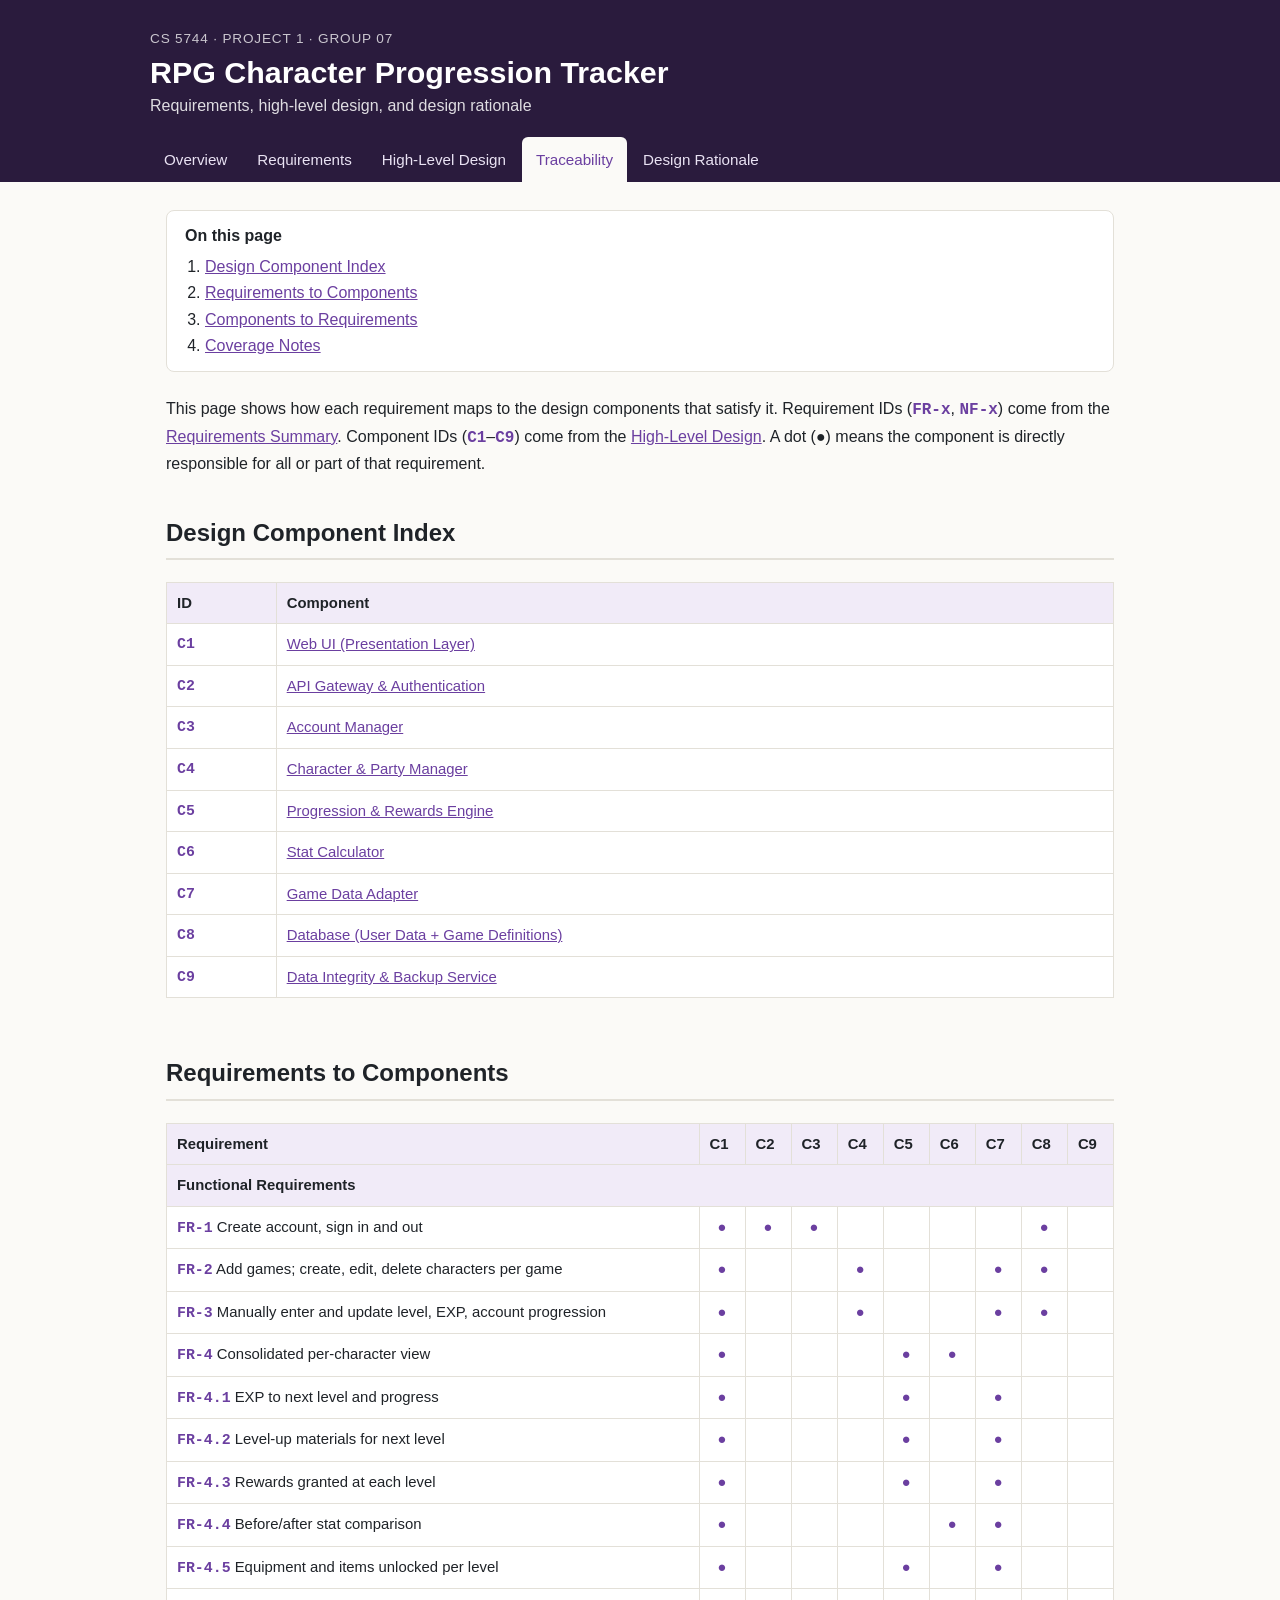
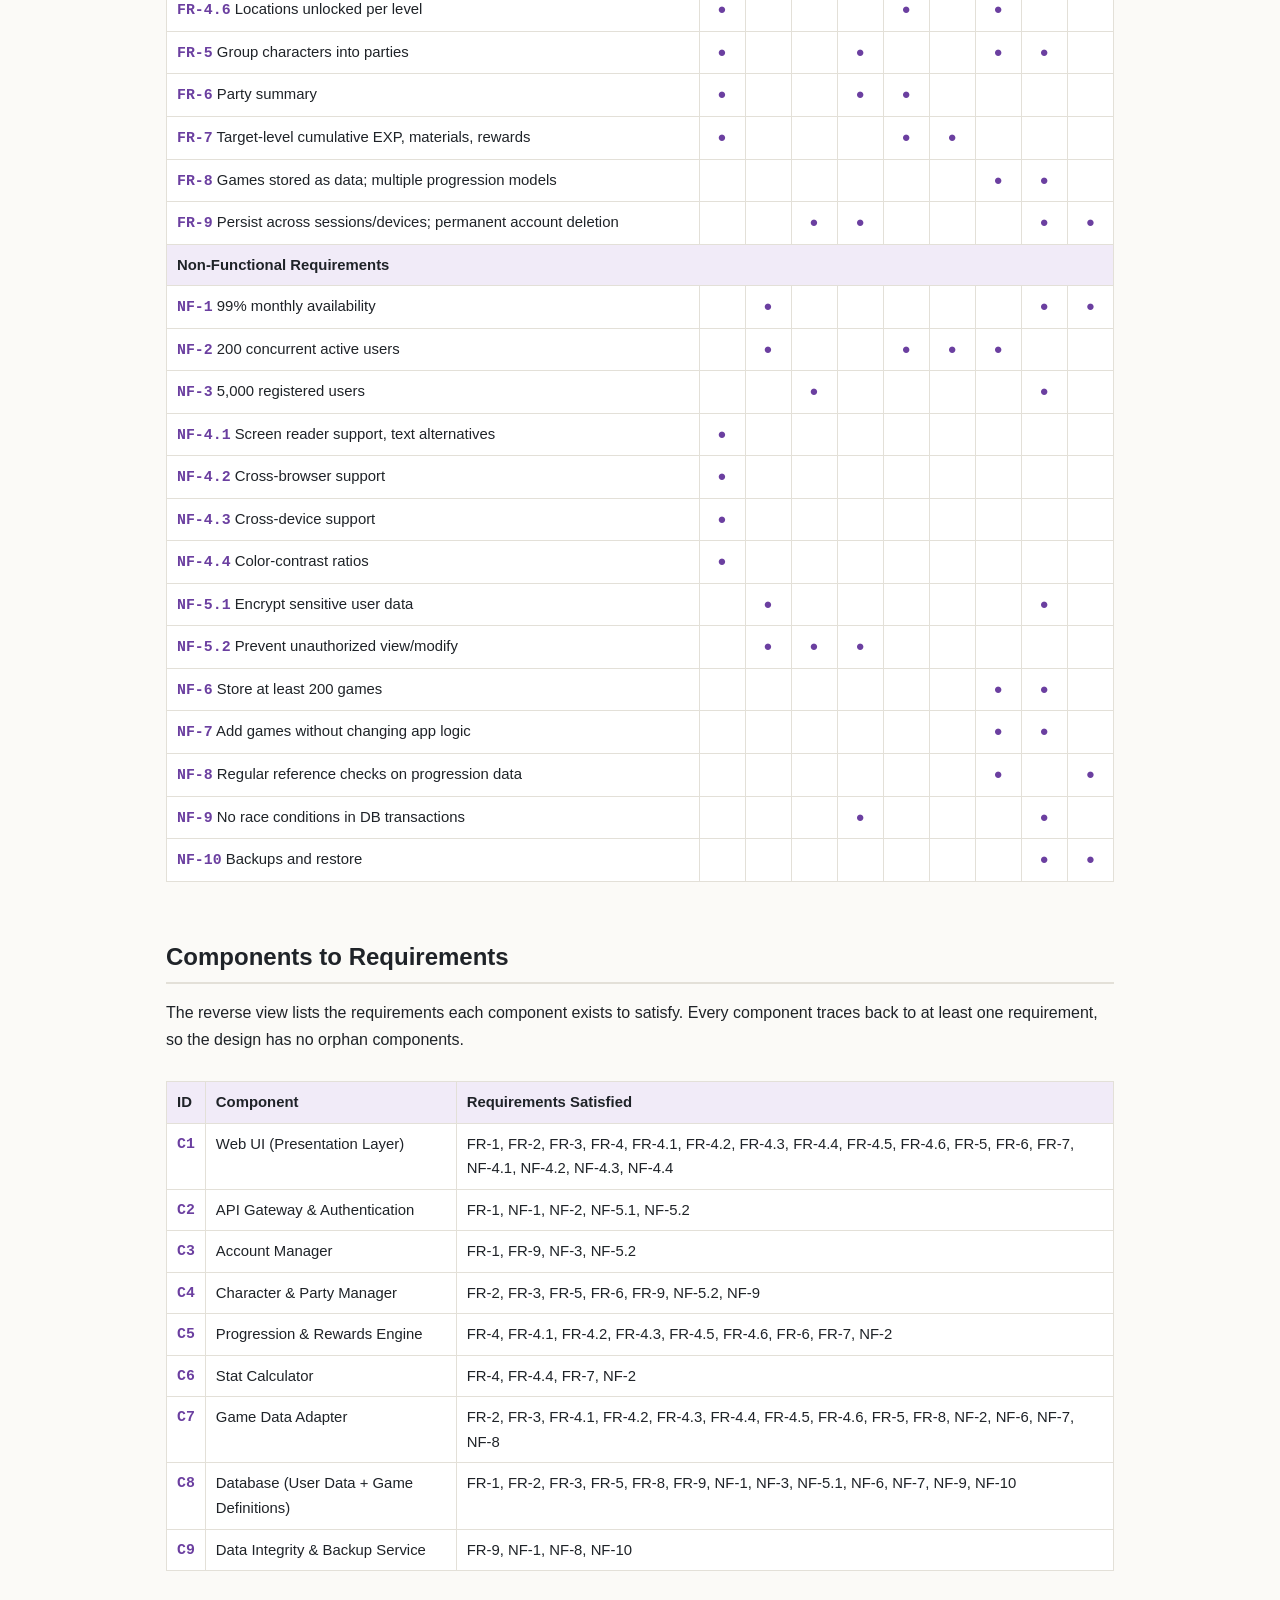
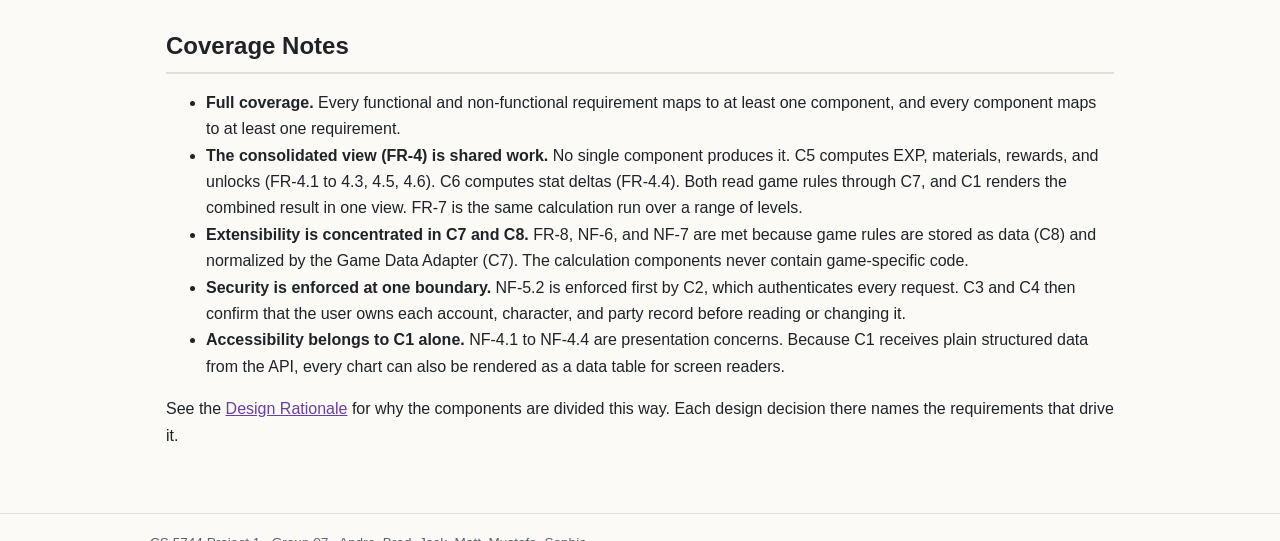
<file: traceability.html>
<!DOCTYPE html>
<html lang="en">
<head>
  <meta charset="utf-8">
  <meta name="viewport" content="width=device-width, initial-scale=1">
  <title>Traceability | RPG Character Progression Tracker</title>
  <link rel="stylesheet" href="style.css">
</head>
<body>
  <header class="site">
    <div class="inner">
      <div class="course">CS 5744 · Project 1 · Group 07</div>
      <h1>RPG Character Progression Tracker</h1>
      <p class="tagline">Requirements, high-level design, and design rationale</p>
      <nav class="site">
      <a href="index.html">Overview</a>
      <a href="requirements.html">Requirements</a>
      <a href="design.html">High-Level Design</a>
      <a href="traceability.html" class="active">Traceability</a>
      <a href="rationale.html">Design Rationale</a>
      </nav>
    </div>
  </header>
  <main>
    <div class="toc"><strong>On this page</strong><ol>
      <li><a href="#index">Design Component Index</a></li>
      <li><a href="#forward">Requirements to Components</a></li>
      <li><a href="#reverse">Components to Requirements</a></li>
      <li><a href="#notes">Coverage Notes</a></li>
    </ol></div>

    <p>This page shows how each requirement maps to the design components that satisfy it. Requirement IDs (<span class="id">FR-x</span>, <span class="id">NF-x</span>) come from the <a href="requirements.html">Requirements Summary</a>. Component IDs (<span class="id">C1</span>–<span class="id">C9</span>) come from the <a href="design.html">High-Level Design</a>. A dot (●) means the component is directly responsible for all or part of that requirement.</p>

    <h2 id="index">Design Component Index</h2>
    <div class="table-wrap"><table>
      <tr><th>ID</th><th>Component</th></tr>
      <tr><td class="id">C1</td><td><a href="design.html#c1">Web UI (Presentation Layer)</a></td></tr>
      <tr><td class="id">C2</td><td><a href="design.html#c2">API Gateway &amp; Authentication</a></td></tr>
      <tr><td class="id">C3</td><td><a href="design.html#c3">Account Manager</a></td></tr>
      <tr><td class="id">C4</td><td><a href="design.html#c4">Character &amp; Party Manager</a></td></tr>
      <tr><td class="id">C5</td><td><a href="design.html#c5">Progression &amp; Rewards Engine</a></td></tr>
      <tr><td class="id">C6</td><td><a href="design.html#c6">Stat Calculator</a></td></tr>
      <tr><td class="id">C7</td><td><a href="design.html#c7">Game Data Adapter</a></td></tr>
      <tr><td class="id">C8</td><td><a href="design.html#c8">Database (User Data + Game Definitions)</a></td></tr>
      <tr><td class="id">C9</td><td><a href="design.html#c9">Data Integrity &amp; Backup Service</a></td></tr>
    </table></div>

    <h2 id="forward">Requirements to Components</h2>
    <div class="table-wrap"><table class="matrix">
      <tr><th>Requirement</th><th>C1</th><th>C2</th><th>C3</th><th>C4</th><th>C5</th><th>C6</th><th>C7</th><th>C8</th><th>C9</th></tr>
      <tr><th colspan="10">Functional Requirements</th></tr>
      <tr><td><span class="id">FR-1</span> Create account, sign in and out</td><td class="x">●</td><td class="x">●</td><td class="x">●</td><td class="x"></td><td class="x"></td><td class="x"></td><td class="x"></td><td class="x">●</td><td class="x"></td></tr>
      <tr><td><span class="id">FR-2</span> Add games; create, edit, delete characters per game</td><td class="x">●</td><td class="x"></td><td class="x"></td><td class="x">●</td><td class="x"></td><td class="x"></td><td class="x">●</td><td class="x">●</td><td class="x"></td></tr>
      <tr><td><span class="id">FR-3</span> Manually enter and update level, EXP, account progression</td><td class="x">●</td><td class="x"></td><td class="x"></td><td class="x">●</td><td class="x"></td><td class="x"></td><td class="x">●</td><td class="x">●</td><td class="x"></td></tr>
      <tr><td><span class="id">FR-4</span> Consolidated per-character view</td><td class="x">●</td><td class="x"></td><td class="x"></td><td class="x"></td><td class="x">●</td><td class="x">●</td><td class="x"></td><td class="x"></td><td class="x"></td></tr>
      <tr><td><span class="id">FR-4.1</span> EXP to next level and progress</td><td class="x">●</td><td class="x"></td><td class="x"></td><td class="x"></td><td class="x">●</td><td class="x"></td><td class="x">●</td><td class="x"></td><td class="x"></td></tr>
      <tr><td><span class="id">FR-4.2</span> Level-up materials for next level</td><td class="x">●</td><td class="x"></td><td class="x"></td><td class="x"></td><td class="x">●</td><td class="x"></td><td class="x">●</td><td class="x"></td><td class="x"></td></tr>
      <tr><td><span class="id">FR-4.3</span> Rewards granted at each level</td><td class="x">●</td><td class="x"></td><td class="x"></td><td class="x"></td><td class="x">●</td><td class="x"></td><td class="x">●</td><td class="x"></td><td class="x"></td></tr>
      <tr><td><span class="id">FR-4.4</span> Before/after stat comparison</td><td class="x">●</td><td class="x"></td><td class="x"></td><td class="x"></td><td class="x"></td><td class="x">●</td><td class="x">●</td><td class="x"></td><td class="x"></td></tr>
      <tr><td><span class="id">FR-4.5</span> Equipment and items unlocked per level</td><td class="x">●</td><td class="x"></td><td class="x"></td><td class="x"></td><td class="x">●</td><td class="x"></td><td class="x">●</td><td class="x"></td><td class="x"></td></tr>
      <tr><td><span class="id">FR-4.6</span> Locations unlocked per level</td><td class="x">●</td><td class="x"></td><td class="x"></td><td class="x"></td><td class="x">●</td><td class="x"></td><td class="x">●</td><td class="x"></td><td class="x"></td></tr>
      <tr><td><span class="id">FR-5</span> Group characters into parties</td><td class="x">●</td><td class="x"></td><td class="x"></td><td class="x">●</td><td class="x"></td><td class="x"></td><td class="x">●</td><td class="x">●</td><td class="x"></td></tr>
      <tr><td><span class="id">FR-6</span> Party summary</td><td class="x">●</td><td class="x"></td><td class="x"></td><td class="x">●</td><td class="x">●</td><td class="x"></td><td class="x"></td><td class="x"></td><td class="x"></td></tr>
      <tr><td><span class="id">FR-7</span> Target-level cumulative EXP, materials, rewards</td><td class="x">●</td><td class="x"></td><td class="x"></td><td class="x"></td><td class="x">●</td><td class="x">●</td><td class="x"></td><td class="x"></td><td class="x"></td></tr>
      <tr><td><span class="id">FR-8</span> Games stored as data; multiple progression models</td><td class="x"></td><td class="x"></td><td class="x"></td><td class="x"></td><td class="x"></td><td class="x"></td><td class="x">●</td><td class="x">●</td><td class="x"></td></tr>
      <tr><td><span class="id">FR-9</span> Persist across sessions/devices; permanent account deletion</td><td class="x"></td><td class="x"></td><td class="x">●</td><td class="x">●</td><td class="x"></td><td class="x"></td><td class="x"></td><td class="x">●</td><td class="x">●</td></tr>
      <tr><th colspan="10">Non-Functional Requirements</th></tr>
      <tr><td><span class="id">NF-1</span> 99% monthly availability</td><td class="x"></td><td class="x">●</td><td class="x"></td><td class="x"></td><td class="x"></td><td class="x"></td><td class="x"></td><td class="x">●</td><td class="x">●</td></tr>
      <tr><td><span class="id">NF-2</span> 200 concurrent active users</td><td class="x"></td><td class="x">●</td><td class="x"></td><td class="x"></td><td class="x">●</td><td class="x">●</td><td class="x">●</td><td class="x"></td><td class="x"></td></tr>
      <tr><td><span class="id">NF-3</span> 5,000 registered users</td><td class="x"></td><td class="x"></td><td class="x">●</td><td class="x"></td><td class="x"></td><td class="x"></td><td class="x"></td><td class="x">●</td><td class="x"></td></tr>
      <tr><td><span class="id">NF-4.1</span> Screen reader support, text alternatives</td><td class="x">●</td><td class="x"></td><td class="x"></td><td class="x"></td><td class="x"></td><td class="x"></td><td class="x"></td><td class="x"></td><td class="x"></td></tr>
      <tr><td><span class="id">NF-4.2</span> Cross-browser support</td><td class="x">●</td><td class="x"></td><td class="x"></td><td class="x"></td><td class="x"></td><td class="x"></td><td class="x"></td><td class="x"></td><td class="x"></td></tr>
      <tr><td><span class="id">NF-4.3</span> Cross-device support</td><td class="x">●</td><td class="x"></td><td class="x"></td><td class="x"></td><td class="x"></td><td class="x"></td><td class="x"></td><td class="x"></td><td class="x"></td></tr>
      <tr><td><span class="id">NF-4.4</span> Color-contrast ratios</td><td class="x">●</td><td class="x"></td><td class="x"></td><td class="x"></td><td class="x"></td><td class="x"></td><td class="x"></td><td class="x"></td><td class="x"></td></tr>
      <tr><td><span class="id">NF-5.1</span> Encrypt sensitive user data</td><td class="x"></td><td class="x">●</td><td class="x"></td><td class="x"></td><td class="x"></td><td class="x"></td><td class="x"></td><td class="x">●</td><td class="x"></td></tr>
      <tr><td><span class="id">NF-5.2</span> Prevent unauthorized view/modify</td><td class="x"></td><td class="x">●</td><td class="x">●</td><td class="x">●</td><td class="x"></td><td class="x"></td><td class="x"></td><td class="x"></td><td class="x"></td></tr>
      <tr><td><span class="id">NF-6</span> Store at least 200 games</td><td class="x"></td><td class="x"></td><td class="x"></td><td class="x"></td><td class="x"></td><td class="x"></td><td class="x">●</td><td class="x">●</td><td class="x"></td></tr>
      <tr><td><span class="id">NF-7</span> Add games without changing app logic</td><td class="x"></td><td class="x"></td><td class="x"></td><td class="x"></td><td class="x"></td><td class="x"></td><td class="x">●</td><td class="x">●</td><td class="x"></td></tr>
      <tr><td><span class="id">NF-8</span> Regular reference checks on progression data</td><td class="x"></td><td class="x"></td><td class="x"></td><td class="x"></td><td class="x"></td><td class="x"></td><td class="x">●</td><td class="x"></td><td class="x">●</td></tr>
      <tr><td><span class="id">NF-9</span> No race conditions in DB transactions</td><td class="x"></td><td class="x"></td><td class="x"></td><td class="x">●</td><td class="x"></td><td class="x"></td><td class="x"></td><td class="x">●</td><td class="x"></td></tr>
      <tr><td><span class="id">NF-10</span> Backups and restore</td><td class="x"></td><td class="x"></td><td class="x"></td><td class="x"></td><td class="x"></td><td class="x"></td><td class="x"></td><td class="x">●</td><td class="x">●</td></tr>
    </table></div>

    <h2 id="reverse">Components to Requirements</h2>
    <p>The reverse view lists the requirements each component exists to satisfy. Every component traces back to at least one requirement, so the design has no orphan components.</p>
    <div class="table-wrap"><table>
      <tr><th>ID</th><th>Component</th><th>Requirements Satisfied</th></tr>
      <tr><td class="id">C1</td><td>Web UI (Presentation Layer)</td><td>FR-1, FR-2, FR-3, FR-4, FR-4.1, FR-4.2, FR-4.3, FR-4.4, FR-4.5, FR-4.6, FR-5, FR-6, FR-7, NF-4.1, NF-4.2, NF-4.3, NF-4.4</td></tr>
      <tr><td class="id">C2</td><td>API Gateway &amp; Authentication</td><td>FR-1, NF-1, NF-2, NF-5.1, NF-5.2</td></tr>
      <tr><td class="id">C3</td><td>Account Manager</td><td>FR-1, FR-9, NF-3, NF-5.2</td></tr>
      <tr><td class="id">C4</td><td>Character &amp; Party Manager</td><td>FR-2, FR-3, FR-5, FR-6, FR-9, NF-5.2, NF-9</td></tr>
      <tr><td class="id">C5</td><td>Progression &amp; Rewards Engine</td><td>FR-4, FR-4.1, FR-4.2, FR-4.3, FR-4.5, FR-4.6, FR-6, FR-7, NF-2</td></tr>
      <tr><td class="id">C6</td><td>Stat Calculator</td><td>FR-4, FR-4.4, FR-7, NF-2</td></tr>
      <tr><td class="id">C7</td><td>Game Data Adapter</td><td>FR-2, FR-3, FR-4.1, FR-4.2, FR-4.3, FR-4.4, FR-4.5, FR-4.6, FR-5, FR-8, NF-2, NF-6, NF-7, NF-8</td></tr>
      <tr><td class="id">C8</td><td>Database (User Data + Game Definitions)</td><td>FR-1, FR-2, FR-3, FR-5, FR-8, FR-9, NF-1, NF-3, NF-5.1, NF-6, NF-7, NF-9, NF-10</td></tr>
      <tr><td class="id">C9</td><td>Data Integrity &amp; Backup Service</td><td>FR-9, NF-1, NF-8, NF-10</td></tr>
    </table></div>

    <h2 id="notes">Coverage Notes</h2>
    <ul>
      <li><strong>Full coverage.</strong> Every functional and non-functional requirement maps to at least one component, and every component maps to at least one requirement.</li>
      <li><strong>The consolidated view (FR-4) is shared work.</strong> No single component produces it. C5 computes EXP, materials, rewards, and unlocks (FR-4.1 to 4.3, 4.5, 4.6). C6 computes stat deltas (FR-4.4). Both read game rules through C7, and C1 renders the combined result in one view. FR-7 is the same calculation run over a range of levels.</li>
      <li><strong>Extensibility is concentrated in C7 and C8.</strong> FR-8, NF-6, and NF-7 are met because game rules are stored as data (C8) and normalized by the Game Data Adapter (C7). The calculation components never contain game-specific code.</li>
      <li><strong>Security is enforced at one boundary.</strong> NF-5.2 is enforced first by C2, which authenticates every request. C3 and C4 then confirm that the user owns each account, character, and party record before reading or changing it.</li>
      <li><strong>Accessibility belongs to C1 alone.</strong> NF-4.1 to NF-4.4 are presentation concerns. Because C1 receives plain structured data from the API, every chart can also be rendered as a data table for screen readers.</li>
    </ul>
    <p>See the <a href="rationale.html">Design Rationale</a> for why the components are divided this way. Each design decision there names the requirements that drive it.</p>

  </main>
  <footer><div class="inner">CS 5744 Project 1 · Group 07 · Andre, Brad, Jack, Matt, Mustafa, Sophia</div></footer>
</body>
</html>
</file>
<file: style.css>
:root {
  --bg: #fbfaf7;
  --surface: #ffffff;
  --text: #1f2328;
  --muted: #5b6370;
  --border: #e3e0d8;
  --accent: #6b3fa0;
  --accent-soft: #f1ebf8;
  --todo-bg: #fff6db;
  --todo-border: #e0b34a;
  --code-bg: #f3f1ec;
}

* { box-sizing: border-box; }

body {
  margin: 0;
  background: var(--bg);
  color: var(--text);
  font: 16px/1.65 -apple-system, BlinkMacSystemFont, "Segoe UI", Roboto, Helvetica, Arial, sans-serif;
}

header.site {
  background: #2a1b3d;
  color: #fff;
  padding: 28px 16px 0;
}
header.site .inner, main, footer .inner { max-width: 980px; margin: 0 auto; }
header.site .course { font-size: 0.85rem; letter-spacing: 0.06em; text-transform: uppercase; opacity: 0.75; }
header.site h1 { margin: 4px 0 2px; font-size: 1.9rem; line-height: 1.2; }
header.site .tagline { margin: 0 0 18px; opacity: 0.85; }

nav.site { display: flex; flex-wrap: wrap; gap: 2px; }
nav.site a {
  color: #e9e2f3; text-decoration: none; padding: 10px 14px; border-radius: 6px 6px 0 0;
  font-weight: 500; font-size: 0.95rem;
}
nav.site a:hover { background: rgba(255,255,255,0.1); }
nav.site a.active { background: var(--bg); color: var(--accent); }

main { padding: 28px 16px 48px; }

h2 { font-size: 1.5rem; margin: 2.2rem 0 0.6rem; padding-bottom: 6px; border-bottom: 2px solid var(--border); }
h2:first-child { margin-top: 0; }
h3 { font-size: 1.15rem; margin: 1.6rem 0 0.4rem; }
h4 { font-size: 1rem; margin: 1.2rem 0 0.3rem; }
a { color: var(--accent); }

.toc {
  background: var(--surface); border: 1px solid var(--border); border-radius: 8px;
  padding: 12px 18px; margin-bottom: 24px;
}
.toc strong { display: block; margin-bottom: 4px; }
.toc ol { margin: 0; padding-left: 20px; }

table { border-collapse: collapse; width: 100%; margin: 12px 0 20px; background: var(--surface); font-size: 0.93rem; }
th, td { border: 1px solid var(--border); padding: 8px 10px; text-align: left; vertical-align: top; }
th { background: var(--accent-soft); font-weight: 600; }
.table-wrap { overflow-x: auto; }

.id { font-family: ui-monospace, SFMono-Regular, Menlo, Consolas, monospace; font-weight: 600; color: var(--accent); white-space: nowrap; }
code { background: var(--code-bg); padding: 1px 5px; border-radius: 4px; font-size: 0.9em; }

.card {
  background: var(--surface); border: 1px solid var(--border); border-radius: 8px;
  padding: 16px 20px; margin: 14px 0;
}
.card h3, .card h4 { margin-top: 0; }

.grid { display: grid; grid-template-columns: repeat(auto-fit, minmax(220px, 1fr)); gap: 14px; }

figure { margin: 18px 0; background: var(--surface); border: 1px solid var(--border); border-radius: 8px; padding: 12px; }
figure img { max-width: 100%; height: auto; display: block; margin: 0 auto; }
figcaption { font-size: 0.9rem; color: var(--muted); margin-top: 8px; text-align: center; }

.todo {
  background: var(--todo-bg); border: 1px dashed var(--todo-border); border-radius: 8px;
  padding: 12px 16px; margin: 14px 0; font-size: 0.95rem;
}
.todo::before { content: "PLACEHOLDER — "; font-weight: 700; }

.matrix td.x { text-align: center; font-weight: 700; color: var(--accent); }

footer { border-top: 1px solid var(--border); padding: 18px 16px; color: var(--muted); font-size: 0.85rem; }

@media (max-width: 600px) {
  header.site h1 { font-size: 1.5rem; }
  nav.site a { padding: 8px 10px; font-size: 0.9rem; }
}
</file>
